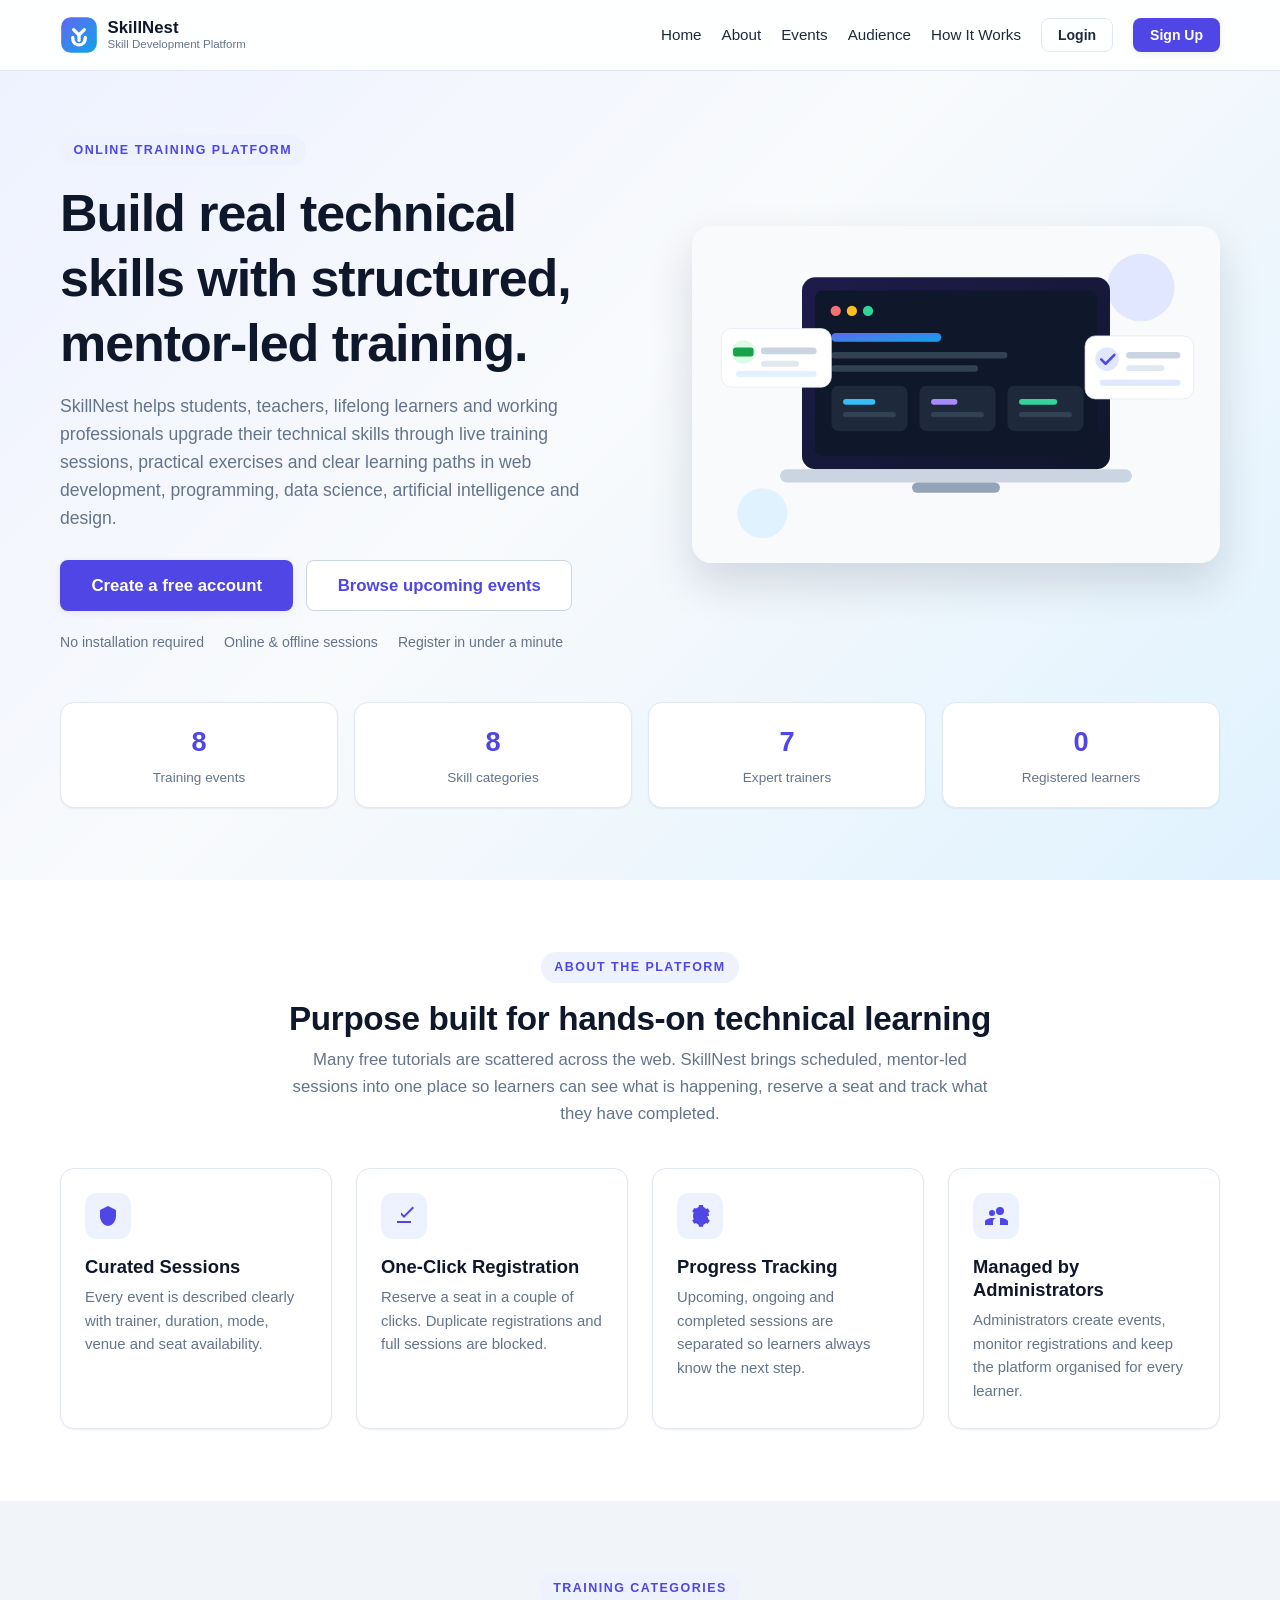
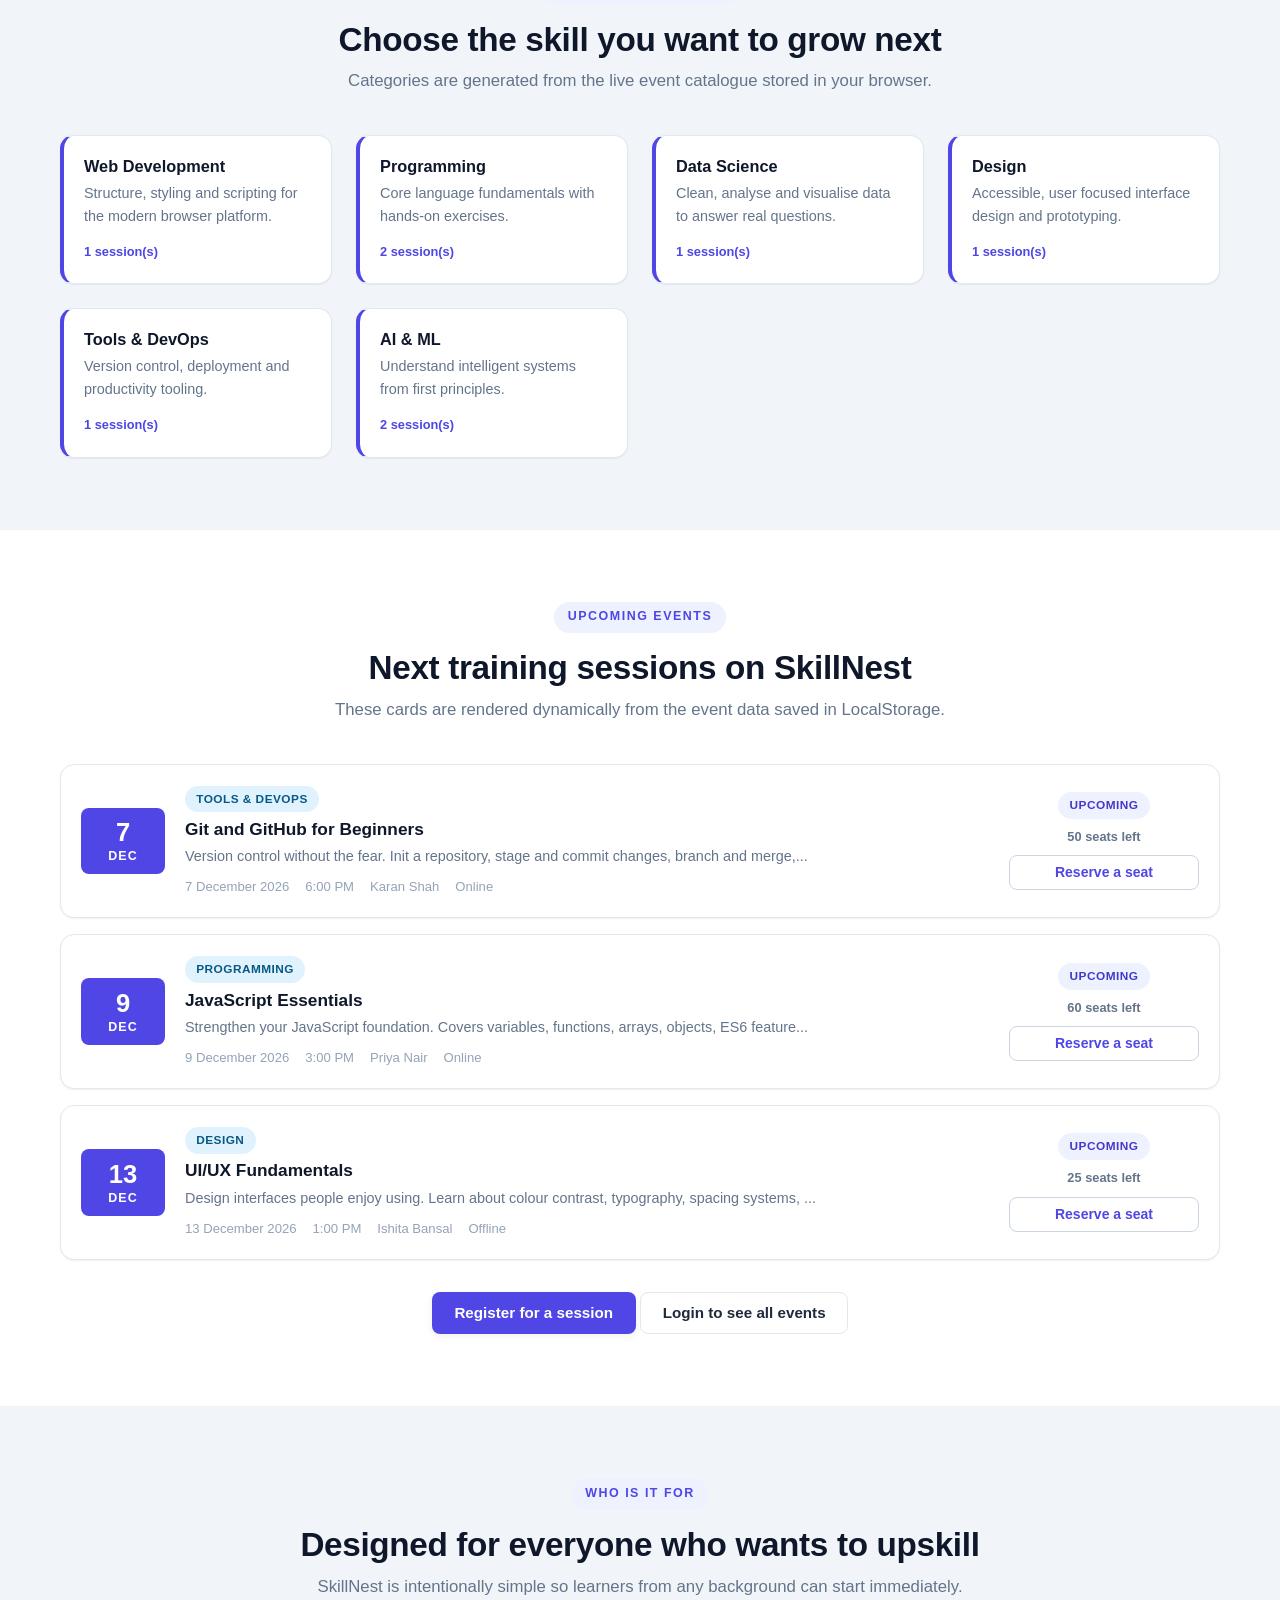
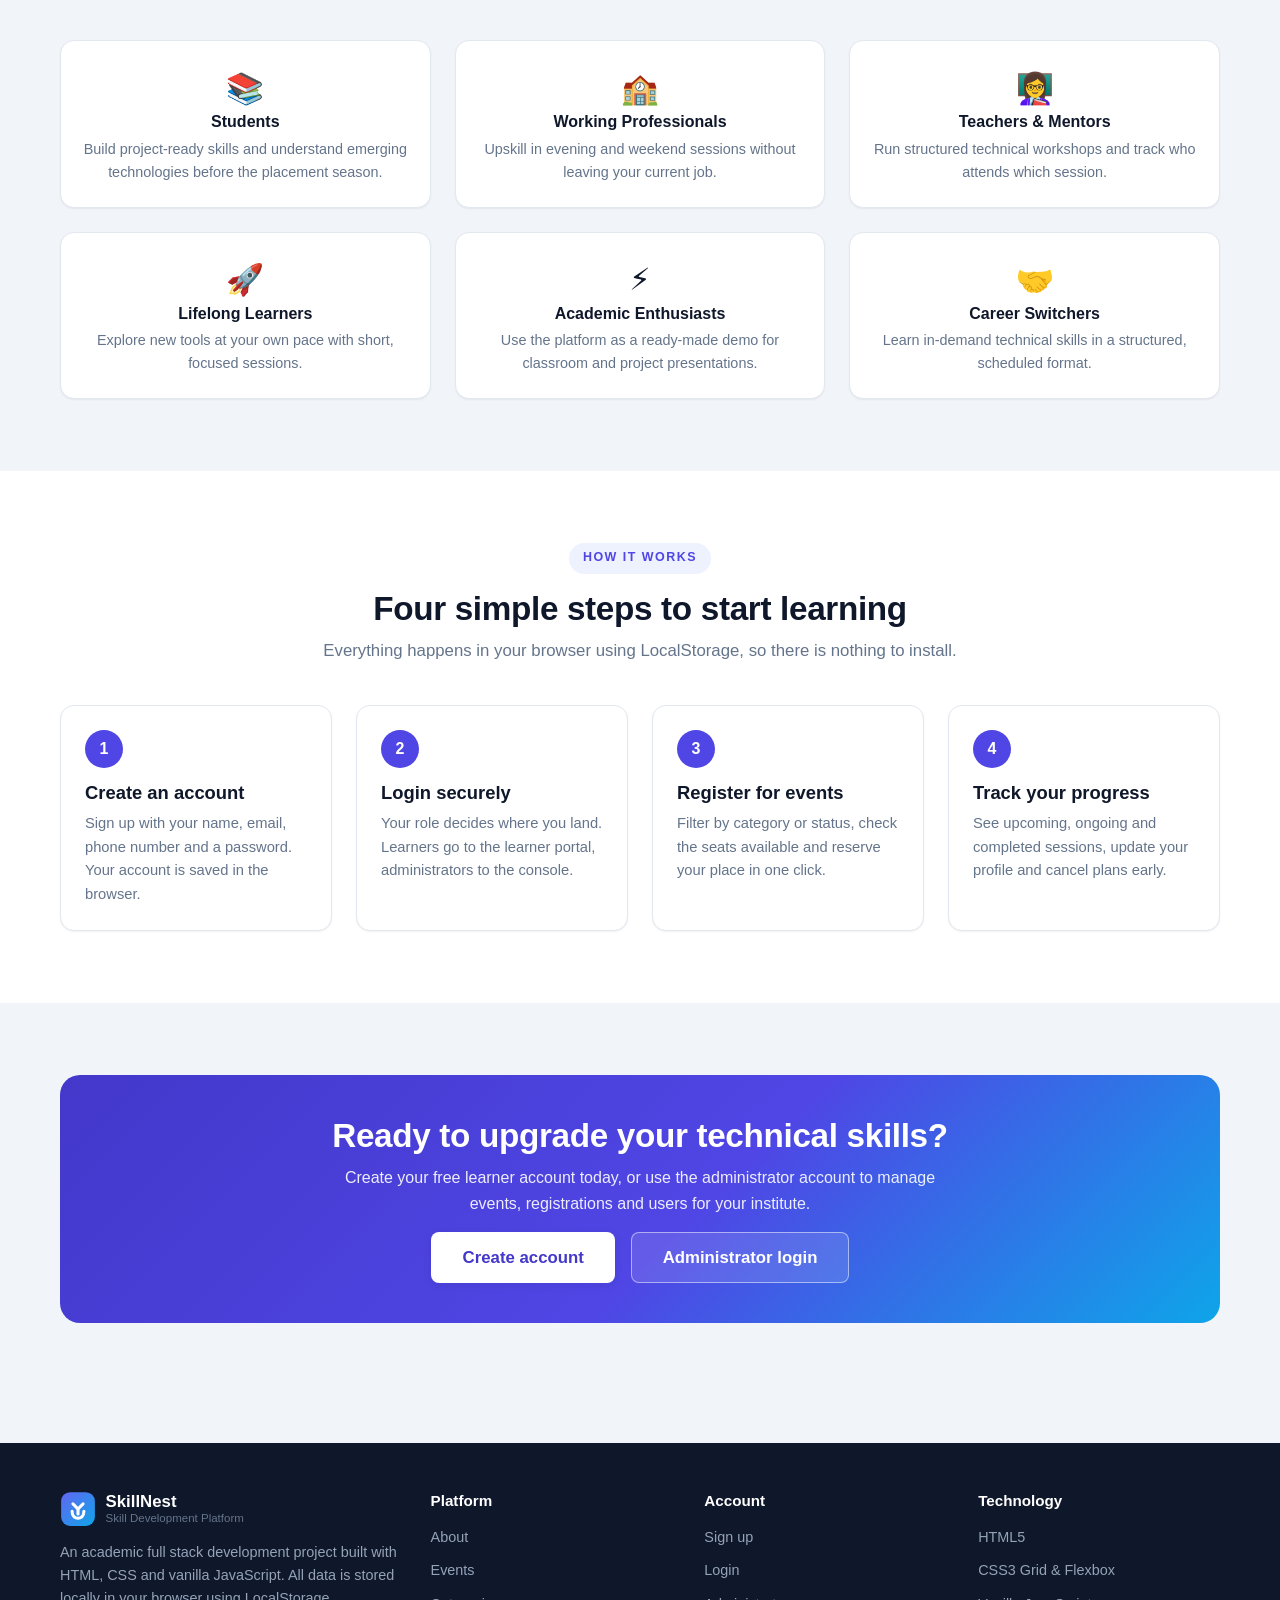
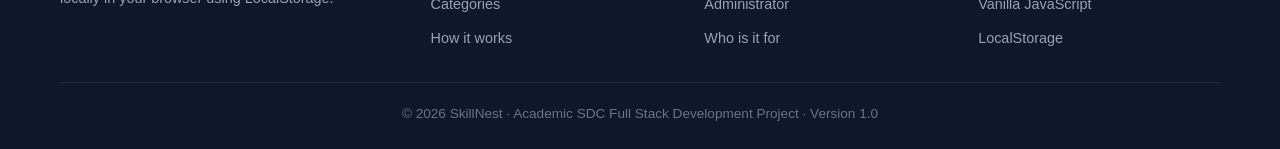
<file: index.html>
<!DOCTYPE html>
<html lang="en">
<head>
  <meta charset="UTF-8" />
  <meta name="viewport" content="width=device-width, initial-scale=1.0" />
  <meta name="description" content="SkillNest is a web based online training and technical skill development platform offering hands-on sessions in web development, programming, data science, AI and UI/UX design." />
  <meta name="author" content="SkillNest" />
  <title>SkillNest | Online Training &amp; Technical Skill Development Platform</title>
  <link rel="icon" type="image/svg+xml" href="assets/images/favicon.svg" />
  <link rel="stylesheet" href="css/style.css" />
  <link rel="stylesheet" href="css/responsive.css" />
</head>
<body>
  <a class="skip-link" href="#main">Skip to main content</a>

  <!-- ===================== Navbar ===================== -->
  <header class="public-nav" id="top">
    <div class="container">
      <div id="publicNav" class="public-nav-inner">
        <!-- Brand, links and actions rendered by js/navigation.js (mountPublicNav) -->
      </div>
    </div>
  </header>

  <main id="main">
    <!-- ===================== Hero ===================== -->
    <section class="hero" id="home">
      <div class="container">
        <div class="hero-inner">
          <div>
            <span class="eyebrow">Online Training Platform</span>
            <h1>Build real technical skills with structured, mentor-led training.</h1>
            <p class="hero-lead">
              SkillNest helps students, teachers, lifelong learners and working professionals upgrade their
              technical skills through live training sessions, practical exercises and clear learning paths in
              web development, programming, data science, artificial intelligence and design.
            </p>
            <div class="hero-cta">
              <a class="btn btn-primary btn-lg" href="signup.html">Create a free account</a>
              <a class="btn btn-outline btn-lg" href="#events">Browse upcoming events</a>
            </div>
            <ul class="hero-notes">
              <li>No installation required</li>
              <li>Online &amp; offline sessions</li>
              <li>Register in under a minute</li>
            </ul>
          </div>
          <div class="hero-image">
            <img src="assets/images/hero.svg" alt="Illustration of an online learning dashboard showing training sessions, course cards and a completed course" width="720" height="460" />
          </div>
        </div>

        <div class="stat-strip">
          <div><strong id="statEvents">0</strong><span>Training events</span></div>
          <div><strong id="statCategories">0</strong><span>Skill categories</span></div>
          <div><strong id="statTrainers">0</strong><span>Expert trainers</span></div>
          <div><strong id="statLearners">0</strong><span>Registered learners</span></div>
        </div>
      </div>
    </section>

    <!-- ===================== About ===================== -->
    <section class="section section-alt" id="about">
      <div class="container">
        <div class="section-head">
          <span class="eyebrow">About the platform</span>
          <h2>Purpose built for hands-on technical learning</h2>
          <p>
            Many free tutorials are scattered across the web. SkillNest brings scheduled, mentor-led sessions
            into one place so learners can see what is happening, reserve a seat and track what they have completed.
          </p>
        </div>

        <div class="grid grid-4">
          <article class="feature-card">
            <span class="feature-icon" aria-hidden="true">
              <svg viewBox="0 0 24 24"><path d="M12 2 4 6v6c0 5 3.4 9.4 8 10 4.6-.6 8-5 8-10V6l-8-4z"/></svg>
            </span>
            <h3>Curated Sessions</h3>
            <p>Every event is described clearly with trainer, duration, mode, venue and seat availability.</p>
          </article>
          <article class="feature-card">
            <span class="feature-icon" aria-hidden="true">
              <svg viewBox="0 0 24 24"><path d="M9 11l3 3L22 4l-1.4-1.4L12 11.2 9.4 8.6 9 9zm-4 8h14v-2H5v2z"/></svg>
            </span>
            <h3>One-Click Registration</h3>
            <p>Reserve a seat in a couple of clicks. Duplicate registrations and full sessions are blocked.</p>
          </article>
          <article class="feature-card">
            <span class="feature-icon" aria-hidden="true">
              <svg viewBox="0 0 24 24"><path d="M12 8a4 4 0 1 0 0 8 4 4 0 0 0 0-8zm9 4a8 8 0 0 0-.7-3.2l1.5-1.2-2-3.4-1.8.7A9 9 0 0 0 15.4 3l-.4-2h-4l-.4 2a9 9 0 0 0-2.6 1.6l-1.8-.7-2 3.4L5.7 8.8A8 8 0 0 0 5 12a8 8 0 0 0 .7 3.2l-1.5 1.2 2 3.4 1.8-.7a9 9 0 0 0 2.6 1.6l.4 2h4l.4-2a9 9 0 0 0 2.6-1.6l1.8.7 2-3.4-1.5-1.2A8 8 0 0 0 19 12z"/></svg>
            </span>
            <h3>Progress Tracking</h3>
            <p>Upcoming, ongoing and completed sessions are separated so learners always know the next step.</p>
          </article>
          <article class="feature-card">
            <span class="feature-icon" aria-hidden="true">
              <svg viewBox="0 0 24 24"><path d="M16 11a4 4 0 1 0-4-4 4 4 0 0 0 4 4zm-8 1a3 3 0 1 0-3-3 3 3 0 0 0 3 3zm0 2c-2.3 0-7 1.2-7 3.5V21h8v-2.5C9 15 11 14 13 14zm8 0v2.5V21h8v-3.5c0-2.3-4.7-3.5-7-3.5z"/></svg>
            </span>
            <h3>Managed by Administrators</h3>
            <p>Administrators create events, monitor registrations and keep the platform organised for every learner.</p>
          </article>
        </div>
      </div>
    </section>

    <!-- ===================== Training categories ===================== -->
    <section class="section" id="categories">
      <div class="container">
        <div class="section-head">
          <span class="eyebrow">Training categories</span>
          <h2>Choose the skill you want to grow next</h2>
          <p>Categories are generated from the live event catalogue stored in your browser.</p>
        </div>
        <div class="grid grid-4" id="categoryGrid">
          <!-- Categories rendered by js/user.js (initLanding) -->
        </div>
      </div>
    </section>

    <!-- ===================== Upcoming events ===================== -->
    <section class="section section-alt" id="events">
      <div class="container">
        <div class="section-head">
          <span class="eyebrow">Upcoming events</span>
          <h2>Next training sessions on SkillNest</h2>
          <p>These cards are rendered dynamically from the event data saved in LocalStorage.</p>
        </div>
        <div class="stack" id="landingEvents">
          <!-- Upcoming events rendered by js/user.js (initLanding) -->
        </div>
        <div class="text-center" style="margin-top:2rem;">
          <a class="btn btn-primary" href="signup.html">Register for a session</a>
          <a class="btn btn-ghost" href="login.html">Login to see all events</a>
        </div>
      </div>
    </section>

    <!-- ===================== Audience ===================== -->
    <section class="section" id="audience">
      <div class="container">
        <div class="section-head">
          <span class="eyebrow">Who is it for</span>
          <h2>Designed for everyone who wants to upskill</h2>
          <p>SkillNest is intentionally simple so learners from any background can start immediately.</p>
        </div>
        <div class="grid grid-3">
          <article class="audience-card">
            <span class="audience-icon" aria-hidden="true">&#128218;</span>
            <h3>Students</h3>
            <p>Build project-ready skills and understand emerging technologies before the placement season.</p>
          </article>
          <article class="audience-card">
            <span class="audience-icon" aria-hidden="true">&#127979;</span>
            <h3>Working Professionals</h3>
            <p>Upskill in evening and weekend sessions without leaving your current job.</p>
          </article>
          <article class="audience-card">
            <span class="audience-icon" aria-hidden="true">&#128105;&#8205;&#127979;</span>
            <h3>Teachers &amp; Mentors</h3>
            <p>Run structured technical workshops and track who attends which session.</p>
          </article>
          <article class="audience-card">
            <span class="audience-icon" aria-hidden="true">&#128640;</span>
            <h3>Lifelong Learners</h3>
            <p>Explore new tools at your own pace with short, focused sessions.</p>
          </article>
          <article class="audience-card">
            <span class="audience-icon" aria-hidden="true">&#9889;</span>
            <h3>Academic Enthusiasts</h3>
            <p>Use the platform as a ready-made demo for classroom and project presentations.</p>
          </article>
          <article class="audience-card">
            <span class="audience-icon" aria-hidden="true">&#129309;</span>
            <h3>Career Switchers</h3>
            <p>Learn in-demand technical skills in a structured, scheduled format.</p>
          </article>
        </div>
      </div>
    </section>

    <!-- ===================== How it works ===================== -->
    <section class="section section-alt" id="how-it-works">
      <div class="container">
        <div class="section-head">
          <span class="eyebrow">How it works</span>
          <h2>Four simple steps to start learning</h2>
          <p>Everything happens in your browser using LocalStorage, so there is nothing to install.</p>
        </div>
        <div class="grid grid-4">
          <article class="step">
            <span class="step-num">1</span>
            <h3>Create an account</h3>
            <p>Sign up with your name, email, phone number and a password. Your account is saved in the browser.</p>
          </article>
          <article class="step">
            <span class="step-num">2</span>
            <h3>Login securely</h3>
            <p>Your role decides where you land. Learners go to the learner portal, administrators to the console.</p>
          </article>
          <article class="step">
            <span class="step-num">3</span>
            <h3>Register for events</h3>
            <p>Filter by category or status, check the seats available and reserve your place in one click.</p>
          </article>
          <article class="step">
            <span class="step-num">4</span>
            <h3>Track your progress</h3>
            <p>See upcoming, ongoing and completed sessions, update your profile and cancel plans early.</p>
          </article>
        </div>
      </div>
    </section>

    <!-- ===================== CTA ===================== -->
    <section class="section">
      <div class="container">
        <div class="cta-band">
          <h2>Ready to upgrade your technical skills?</h2>
          <p>
            Create your free learner account today, or use the administrator account to manage events,
            registrations and users for your institute.
          </p>
          <div class="flex gap justify-between" style="justify-content:center; flex-wrap:wrap;">
            <a class="btn btn-primary btn-lg" href="signup.html" style="background:#fff;color:var(--primary-dark);">Create account</a>
            <a class="btn btn-ghost btn-lg" href="login.html">Administrator login</a>
          </div>
        </div>
      </div>
    </section>
  </main>

  <!-- ===================== Footer ===================== -->
  <footer class="site-footer">
    <div class="container">
      <div class="footer-grid">
        <div>
          <div class="footer-brand">
            <img src="assets/images/logo.svg" alt="SkillNest logo" width="36" height="36" />
            <span class="brand-text"><strong style="color:#fff;">SkillNest</strong><small>Skill Development Platform</small></span>
          </div>
          <p>
            An academic full stack development project built with HTML, CSS and vanilla JavaScript.
            All data is stored locally in your browser using LocalStorage.
          </p>
        </div>
        <div>
          <h4>Platform</h4>
          <ul>
            <li><a href="#about">About</a></li>
            <li><a href="#events">Events</a></li>
            <li><a href="#categories">Categories</a></li>
            <li><a href="#how-it-works">How it works</a></li>
          </ul>
        </div>
        <div>
          <h4>Account</h4>
          <ul>
            <li><a href="signup.html">Sign up</a></li>
            <li><a href="login.html">Login</a></li>
            <li><a href="login.html">Administrator</a></li>
            <li><a href="#audience">Who is it for</a></li>
          </ul>
        </div>
        <div>
          <h4>Technology</h4>
          <ul>
            <li><a href="#about">HTML5</a></li>
            <li><a href="#about">CSS3 Grid &amp; Flexbox</a></li>
            <li><a href="#about">Vanilla JavaScript</a></li>
            <li><a href="#about">LocalStorage</a></li>
          </ul>
        </div>
      </div>
      <div class="footer-bottom">
        &copy; <span id="currentYear">2025</span> SkillNest &middot; Academic SDC Full Stack Development Project &middot; Version 1.0
      </div>
    </div>
  </footer>

  <script src="js/storage.js"></script>
  <script src="js/ui.js"></script>
  <script src="js/auth.js"></script>
  <script src="js/navigation.js"></script>
  <script src="js/events.js"></script>
  <script src="js/user.js"></script>
  <script>
    document.addEventListener('DOMContentLoaded', function () {
      window.YGE.user.initLanding();
    });
  </script>
</body>
</html>
</file>
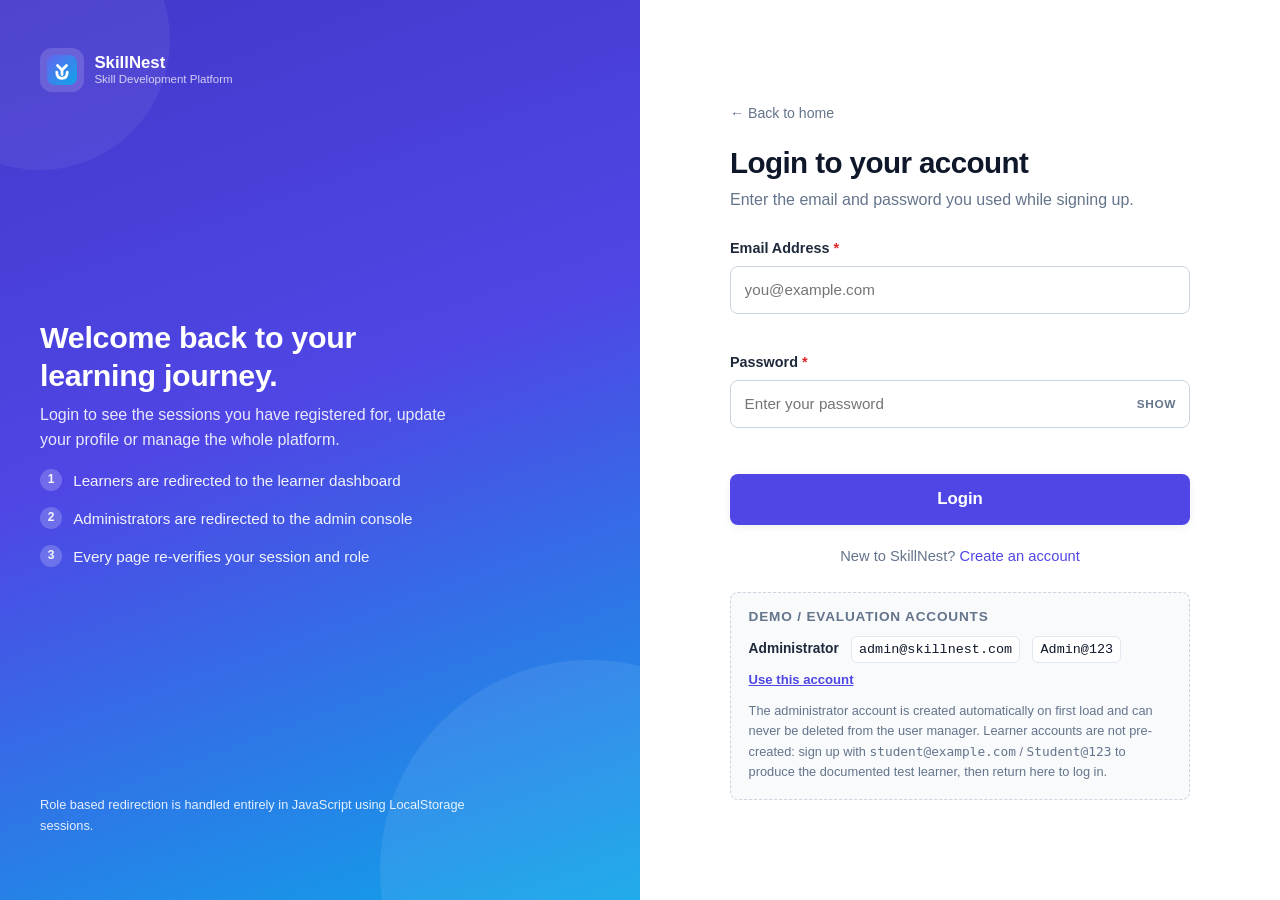
<file: login.html>
<!DOCTYPE html>
<html lang="en">
<head>
  <meta charset="UTF-8" />
  <meta name="viewport" content="width=device-width, initial-scale=1.0" />
  <meta name="description" content="Login to SkillNest to register for technical training sessions or to manage the training platform as an administrator." />
  <title>SkillNest | Login</title>
  <link rel="icon" type="image/svg+xml" href="assets/images/favicon.svg" />
  <link rel="stylesheet" href="css/style.css" />
  <link rel="stylesheet" href="css/auth.css" />
  <link rel="stylesheet" href="css/responsive.css" />
</head>
<body class="auth-body">
  <a class="skip-link" href="#loginForm">Skip to login form</a>

  <div class="auth-layout">
    <!-- ===================== Brand panel ===================== -->
    <aside class="auth-aside">
      <a class="auth-brand" href="index.html">
        <img src="assets/images/logo.svg" alt="" width="44" height="44" />
        <span class="brand-text"><strong>SkillNest</strong><small>Skill Development Platform</small></span>
      </a>

      <div>
        <h2>Welcome back to your learning journey.</h2>
        <p>Login to see the sessions you have registered for, update your profile or manage the whole platform.</p>
        <ul class="auth-points">
          <li><span class="tick" aria-hidden="true">1</span> Learners are redirected to the learner dashboard</li>
          <li><span class="tick" aria-hidden="true">2</span> Administrators are redirected to the admin console</li>
          <li><span class="tick" aria-hidden="true">3</span> Every page re-verifies your session and role</li>
        </ul>
      </div>

      <p class="auth-aside-footer">Role based redirection is handled entirely in JavaScript using LocalStorage sessions.</p>
    </aside>

    <!-- ===================== Form panel ===================== -->
    <main class="auth-main">
      <div class="auth-card">
        <a class="auth-back" href="index.html">&larr; Back to home</a>

        <header class="auth-card-head">
          <h1>Login to your account</h1>
          <p>Enter the email and password you used while signing up.</p>
        </header>

        <form id="loginForm" class="auth-form" novalidate>
          <div class="form-alert" role="alert" hidden></div>

          <div class="form-field">
            <label for="email">Email Address <span class="required" aria-hidden="true">*</span></label>
            <input type="email" id="email" name="email" placeholder="you@example.com" autocomplete="email" required aria-describedby="loginEmailError" />
            <span class="field-error" id="loginEmailError" aria-live="polite"></span>
          </div>

          <div class="form-field">
            <label for="password">Password <span class="required" aria-hidden="true">*</span></label>
            <div class="password-field">
              <input type="password" id="password" name="password" placeholder="Enter your password" autocomplete="current-password" required aria-describedby="loginPasswordError" />
              <button type="button" class="password-toggle" data-toggle-password="password" aria-label="Show password">Show</button>
            </div>
            <span class="field-error" id="loginPasswordError" aria-live="polite"></span>
          </div>

          <button type="submit" class="btn btn-primary btn-block btn-lg">Login</button>
        </form>

        <p class="auth-alt">New to SkillNest? <a href="signup.html">Create an account</a></p>

        <section class="demo-credentials" aria-labelledby="demoHeading">
          <h2 id="demoHeading">Demo / evaluation accounts</h2>
          <div class="demo-list">
            <div class="demo-item">
              <span class="demo-label">Administrator</span>
              <code>admin@skillnest.com</code>
              <code>Admin@123</code>
              <button type="button" class="demo-fill" data-fill="admin@skillnest.com|Admin@123">Use this account</button>
            </div>
            </div>
          <p class="demo-note">
            The administrator account is created automatically on first load and can never be deleted from the
            user manager. Learner accounts are not pre-created: sign up with
            <code>student@example.com</code> / <code>Student@123</code> to produce the documented test learner,
            then return here to log in.
          </p>
        </section>
      </div>
    </main>
  </div>

  <script src="js/storage.js"></script>
  <script src="js/ui.js"></script>
  <script src="js/auth.js"></script>
  <script src="js/navigation.js"></script>
  <script>
    document.addEventListener('DOMContentLoaded', function () {
      var store = window.YGE;
      var ui = store.ui;
      var navigation = store.navigation;

      /* Already signed in? Go straight to the correct module. */
      if (navigation.guard('guest') === null) return;

      navigation.showUrlFlash();

      var form = document.getElementById('loginForm');

      Array.prototype.forEach.call(document.querySelectorAll('[data-toggle-password]'), function (button) {
        button.addEventListener('click', function () {
          var input = document.getElementById(button.getAttribute('data-toggle-password'));
          var isHidden = input.type === 'password';
          input.type = isHidden ? 'text' : 'password';
          button.textContent = isHidden ? 'Hide' : 'Show';
          button.setAttribute('aria-label', isHidden ? 'Hide password' : 'Show password');
        });
      });

      Array.prototype.forEach.call(document.querySelectorAll('[data-fill]'), function (button) {
        button.addEventListener('click', function () {
          var parts = button.getAttribute('data-fill').split('|');
          document.getElementById('email').value = parts[0];
          document.getElementById('password').value = parts[1];
          ui.clearFormErrors(form);
          ui.toastInfo('Demo credentials filled in. Press Login to continue.');
        });
      });

      Array.prototype.forEach.call(form.querySelectorAll('input'), function (input) {
        input.addEventListener('input', function () {
          ui.setFieldError(input, '');
        });
      });

      form.addEventListener('submit', function (event) {
        event.preventDefault();
        ui.clearFormErrors(form);

        var data = ui.getFormData(form);
        var result = store.auth.login(data.email, data.password);

        if (result.success) {
          ui.showFormAlert(form, result.message, 'success');
          ui.toastSuccess(result.message);
          var target = store.auth.homeFor(result.user);
          window.setTimeout(function () {
            window.location.href = target;
          }, 700);
        } else {
          ui.toastError(result.message);
          ui.showFormAlert(form, result.message, 'error');
        }
      });
    });
  </script>
</body>
</html>
</file>
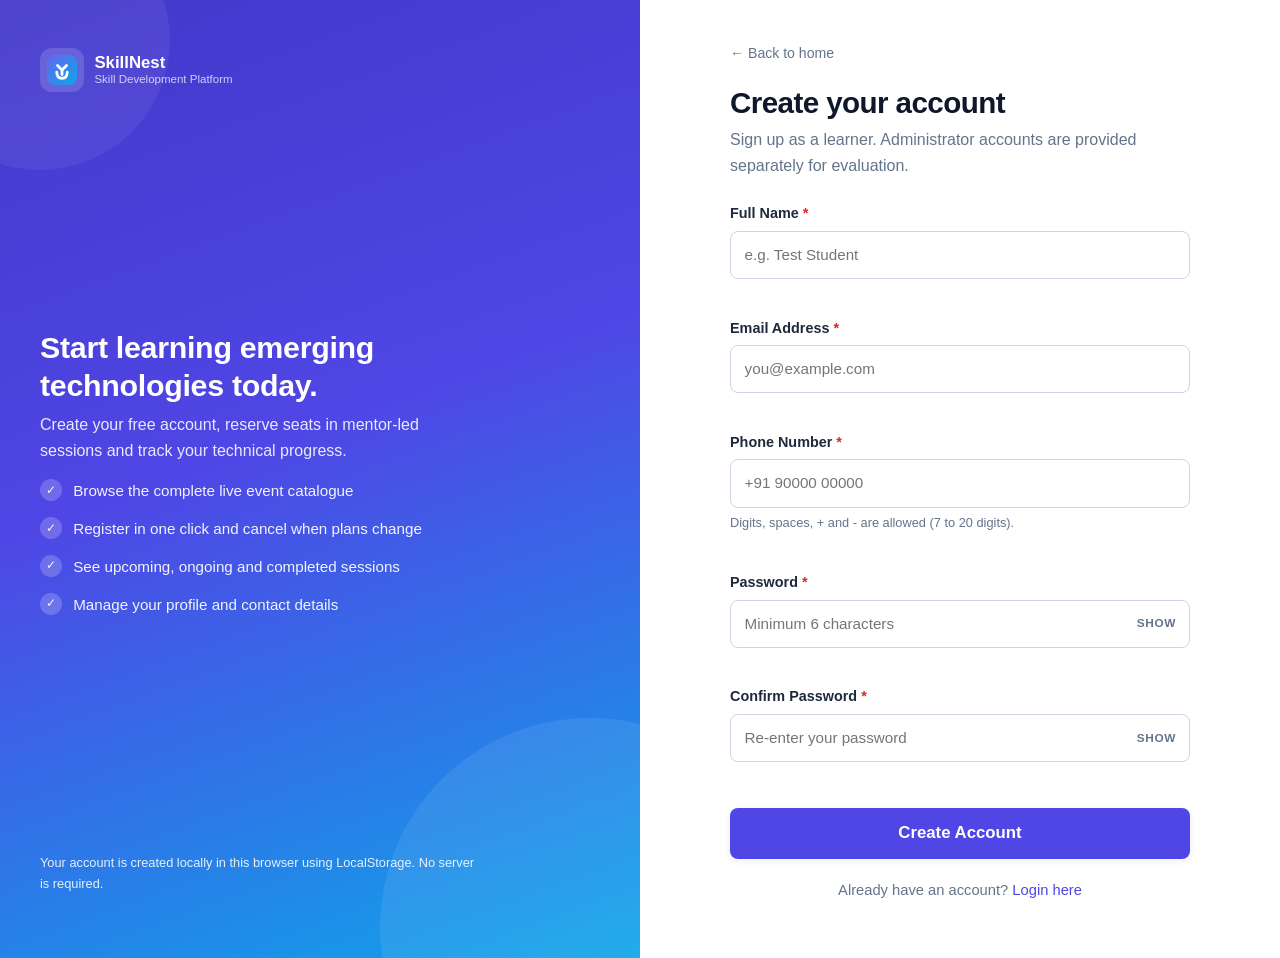
<file: signup.html>
<!DOCTYPE html>
<html lang="en">
<head>
  <meta charset="UTF-8" />
  <meta name="viewport" content="width=device-width, initial-scale=1.0" />
  <meta name="description" content="Create a free SkillNest learner account and start registering for technical training sessions." />
  <title>SkillNest | Signup</title>
  <link rel="icon" type="image/svg+xml" href="assets/images/favicon.svg" />
  <link rel="stylesheet" href="css/style.css" />
  <link rel="stylesheet" href="css/auth.css" />
  <link rel="stylesheet" href="css/responsive.css" />
</head>
<body class="auth-body">
  <a class="skip-link" href="#signupForm">Skip to signup form</a>

  <div class="auth-layout">
    <!-- ===================== Brand panel ===================== -->
    <aside class="auth-aside">
      <a class="auth-brand" href="index.html">
        <img src="assets/images/logo.svg" alt="" width="44" height="44" />
        <span class="brand-text"><strong>SkillNest</strong><small>Skill Development Platform</small></span>
      </a>

      <div>
        <h2>Start learning emerging technologies today.</h2>
        <p>Create your free account, reserve seats in mentor-led sessions and track your technical progress.</p>
        <ul class="auth-points">
          <li><span class="tick" aria-hidden="true">&#10003;</span> Browse the complete live event catalogue</li>
          <li><span class="tick" aria-hidden="true">&#10003;</span> Register in one click and cancel when plans change</li>
          <li><span class="tick" aria-hidden="true">&#10003;</span> See upcoming, ongoing and completed sessions</li>
          <li><span class="tick" aria-hidden="true">&#10003;</span> Manage your profile and contact details</li>
        </ul>
      </div>

      <p class="auth-aside-footer">Your account is created locally in this browser using LocalStorage. No server is required.</p>
    </aside>

    <!-- ===================== Form panel ===================== -->
    <main class="auth-main">
      <div class="auth-card">
        <a class="auth-back" href="index.html">&larr; Back to home</a>

        <header class="auth-card-head">
          <h1>Create your account</h1>
          <p>Sign up as a learner. Administrator accounts are provided separately for evaluation.</p>
        </header>

        <form id="signupForm" class="auth-form" novalidate>
          <div class="form-alert" role="alert" hidden></div>

          <div class="form-field">
            <label for="fullName">Full Name <span class="required" aria-hidden="true">*</span></label>
            <input type="text" id="fullName" name="name" placeholder="e.g. Test Student" autocomplete="name" required aria-describedby="nameError" />
            <span class="field-error" id="nameError" aria-live="polite"></span>
          </div>

          <div class="form-field">
            <label for="email">Email Address <span class="required" aria-hidden="true">*</span></label>
            <input type="email" id="email" name="email" placeholder="you@example.com" autocomplete="email" required aria-describedby="emailError" />
            <span class="field-error" id="emailError" aria-live="polite"></span>
          </div>

          <div class="form-field">
            <label for="phone">Phone Number <span class="required" aria-hidden="true">*</span></label>
            <input type="tel" id="phone" name="phone" placeholder="+91 90000 00000" autocomplete="tel" required aria-describedby="phoneError phoneHint" />
            <span class="hint" id="phoneHint">Digits, spaces, + and - are allowed (7 to 20 digits).</span>
            <span class="field-error" id="phoneError" aria-live="polite"></span>
          </div>

          <div class="form-field">
            <label for="password">Password <span class="required" aria-hidden="true">*</span></label>
            <div class="password-field">
              <input type="password" id="password" name="password" placeholder="Minimum 6 characters" autocomplete="new-password" required aria-describedby="passwordError" />
              <button type="button" class="password-toggle" data-toggle-password="password" aria-label="Show password">Show</button>
            </div>
            <span class="field-error" id="passwordError" aria-live="polite"></span>
          </div>

          <div class="form-field">
            <label for="confirmPassword">Confirm Password <span class="required" aria-hidden="true">*</span></label>
            <div class="password-field">
              <input type="password" id="confirmPassword" name="confirmPassword" placeholder="Re-enter your password" autocomplete="new-password" required aria-describedby="confirmPasswordError" />
              <button type="button" class="password-toggle" data-toggle-password="confirmPassword" aria-label="Show password">Show</button>
            </div>
            <span class="field-error" id="confirmPasswordError" aria-live="polite"></span>
          </div>

          <button type="submit" class="btn btn-primary btn-block btn-lg">Create Account</button>
        </form>

        <p class="auth-alt">Already have an account? <a href="login.html">Login here</a></p>
      </div>
    </main>
  </div>

  <script src="js/storage.js"></script>
  <script src="js/ui.js"></script>
  <script src="js/auth.js"></script>
  <script src="js/navigation.js"></script>
  <script>
    document.addEventListener('DOMContentLoaded', function () {
      var store = window.YGE;
      var ui = store.ui;
      var navigation = store.navigation;

      /* An already signed-in user has no reason to be on the signup page. */
      if (navigation.guard('guest') === null) return;

      var form = document.getElementById('signupForm');

      /* Show / hide password */
      Array.prototype.forEach.call(document.querySelectorAll('[data-toggle-password]'), function (button) {
        button.addEventListener('click', function () {
          var input = document.getElementById(button.getAttribute('data-toggle-password'));
          var isHidden = input.type === 'password';
          input.type = isHidden ? 'text' : 'password';
          button.textContent = isHidden ? 'Hide' : 'Show';
          button.setAttribute('aria-label', isHidden ? 'Hide password' : 'Show password');
        });
      });

      /* Clear a field error as soon as the user edits the field. */
      Array.prototype.forEach.call(form.querySelectorAll('input'), function (input) {
        input.addEventListener('input', function () {
          ui.setFieldError(input, '');
        });
      });

      form.addEventListener('submit', function (event) {
        event.preventDefault();
        ui.clearFormErrors(form);

        var data = ui.getFormData(form);
        var result = store.auth.signup(data);

        if (result.success) {
          ui.showFormAlert(form, result.message, 'success');
          ui.toastSuccess(result.message + ' Redirecting to login...');
          window.setTimeout(function () {
            window.location.href = 'login.html?success=' + encodeURIComponent('Account created successfully. Please login.');
          }, 1200);
        } else {
          ui.toastError(result.message);
          ui.showFormAlert(form, result.message, 'error');
          ui.applyFieldErrors(form, result.errors);
        }
      });
    });
  </script>
</body>
</html>
</file>
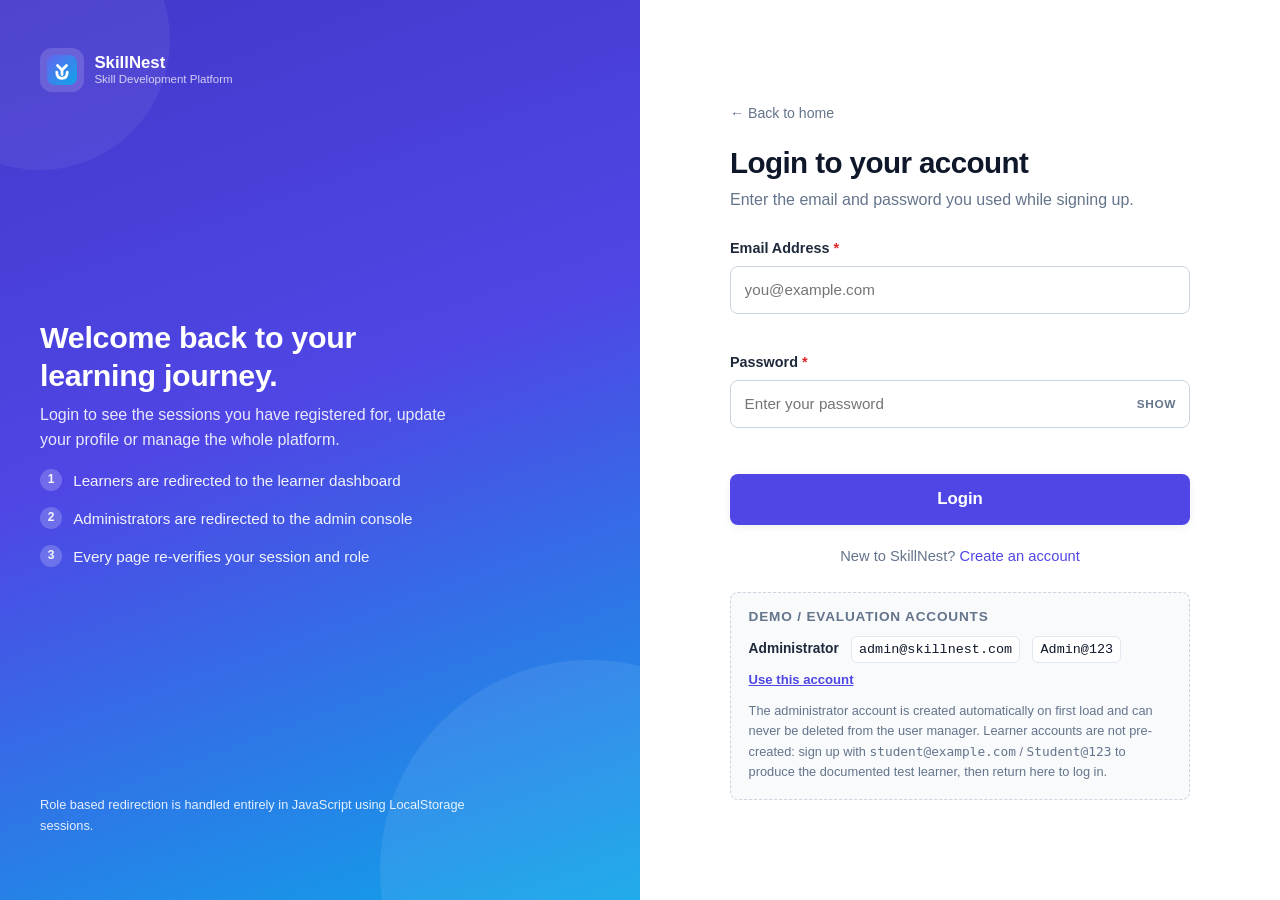
<file: admin/dashboard.html>
<!DOCTYPE html>
<html lang="en">
<head>
  <meta charset="UTF-8" />
  <meta name="viewport" content="width=device-width, initial-scale=1.0" />
  <meta name="description" content="SkillNest administrator console: platform statistics, recent registrations and upcoming events." />
  <title>SkillNest | Admin Dashboard</title>
  <link rel="icon" type="image/svg+xml" href="../assets/images/favicon.svg" />
  <link rel="stylesheet" href="../css/style.css" />
  <link rel="stylesheet" href="../css/dashboard.css" />
  <link rel="stylesheet" href="../css/admin.css" />
  <link rel="stylesheet" href="../css/responsive.css" />
</head>
<body class="admin-body">
  <a class="skip-link" href="#mainContent">Skip to main content</a>

  <div class="app-shell admin-shell">
    <aside class="sidebar admin-sidebar" id="sidebar" aria-label="Administrator navigation"></aside>
    <div class="sidebar-overlay" id="sidebarOverlay" hidden></div>

    <div class="app-main">
      <header class="topbar admin-topbar">
        <div class="topbar-left">
          <button type="button" class="sidebar-toggle" id="sidebarToggle" aria-label="Open navigation menu">
            <svg class="icon" viewBox="0 0 24 24" aria-hidden="true"><path d="M3 6h18v2H3V6zm0 5h18v2H3v-2zm0 5h18v2H3v-2z"/></svg>
          </button>
          <h1 class="topbar-title" id="pageTitle">Admin Dashboard</h1>
          <span class="admin-badge" aria-label="Administrator area">Admin Console</span>
          <span class="topbar-date" id="topbarDate"></span>
        </div>
        <div class="topbar-right">
          <div class="topbar-user" id="topbarUser"></div>
          <button type="button" class="btn btn-ghost btn-sm" data-action="logout">Logout</button>
        </div>
      </header>

      <main class="page" id="mainContent">
        <div class="page-header">
          <div>
            <h1 id="adminGreeting">Welcome, Administrator</h1>
            <p id="adminGreetingSub">Loading platform statistics...</p>
          </div>
          <div class="page-header-actions">
            <a class="btn btn-primary btn-sm" data-nav="admin/events.html" href="#">Manage Events</a>
            <a class="btn btn-outline btn-sm" data-nav="admin/users.html" href="#">Manage Users</a>
          </div>
        </div>

        <section class="stats-grid admin-stats" id="adminStats" aria-label="Platform statistics">
          <!-- Rendered by js/admin.js -->
        </section>

        <section class="panel" aria-labelledby="quickAdminTitle">
          <h2 id="quickAdminTitle" class="panel-title">Quick actions</h2>
          <div class="quick-actions">
            <a class="quick-action" data-nav="admin/events.html" href="#">
              <span class="qa-icon" aria-hidden="true">
                <svg viewBox="0 0 24 24"><path d="M12 5v14M5 12h14"/></svg>
              </span>
              Add Event
              <small>Create a new session</small>
            </a>
            <a class="quick-action" data-nav="admin/events.html" href="#">
              <span class="qa-icon" aria-hidden="true">
                <svg viewBox="0 0 24 24"><path d="M12 2 4 6v6c0 5 3.4 9.4 8 10 4.6-.6 8-5 8-10V6l-8-4z"/></svg>
              </span>
              Manage Events
              <small>Edit or delete sessions</small>
            </a>
            <a class="quick-action" data-nav="admin/users.html" href="#">
              <span class="qa-icon" aria-hidden="true">
                <svg viewBox="0 0 24 24"><path d="M16 11a4 4 0 1 0-4-4 4 4 0 0 0 4 4zm-8 1a3 3 0 1 0-3-3 3 3 0 0 0 3 3zm0 2c-2.3 0-7 1.2-7 3.5V21h8v-2.5C9 15 11 14 13 14zm8 0v2.5V21h8v-3.5c0-2.3-4.7-3.5-7-3.5z"/></svg>
              </span>
              Manage Users
              <small>View or remove learners</small>
            </a>
            <a class="quick-action" data-nav="admin/registrations.html" href="#">
              <span class="qa-icon" aria-hidden="true">
                <svg viewBox="0 0 24 24"><path d="M4 6h16a2 2 0 0 1 2 2v3a2 2 0 0 0 0 4v3a2 2 0 0 1-2 2H4a2 2 0 0 1-2-2v-3a2 2 0 0 0 0-4V8a2 2 0 0 1 2-2z"/></svg>
              </span>
              View Registrations
              <small>Who joined which event</small>
            </a>
          </div>
        </section>

        <div class="dashboard-panels">
          <section class="panel" aria-labelledby="recentRegTitle">
            <div class="panel-header">
              <h2 id="recentRegTitle">Recent registrations</h2>
              <a class="panel-link" data-nav="admin/registrations.html" href="#">See all</a>
            </div>
            <div class="table-wrap">
              <table class="data-table">
                <caption class="sr-only">Most recent learner registrations</caption>
                <thead>
                  <tr>
                    <th scope="col">ID</th>
                    <th scope="col">Learner</th>
                    <th scope="col">Event</th>
                    <th scope="col">Registered</th>
                    <th scope="col">Status</th>
                  </tr>
                </thead>
                <tbody id="recentRegistrations">
                  <!-- Rendered by js/admin.js -->
                </tbody>
              </table>
            </div>
          </section>

          <section class="panel" aria-labelledby="upcomingTitle">
            <div class="panel-header">
              <h2 id="upcomingTitle">Upcoming events</h2>
              <a class="panel-link" data-nav="admin/events.html" href="#">Manage</a>
            </div>
            <ul id="upcomingEvents" class="stack" style="gap:0;">
              <!-- Rendered by js/admin.js -->
            </ul>
          </section>

          <section class="panel" aria-labelledby="popularTitle">
            <h2 id="popularTitle" class="panel-title">Popular sessions</h2>
            <ul id="popularEvents" class="stack" style="gap:0;">
              <!-- Rendered by js/admin.js -->
            </ul>
          </section>

          <section class="panel" aria-labelledby="quickManageTitle">
            <h2 id="quickManageTitle" class="panel-title">Platform notes</h2>
            <ul class="stack" style="gap:.75rem;">
              <li class="flex items-center gap-sm">
                <span class="badge badge-upcoming">Events</span>
                <span class="muted-text">Status is calculated from the event date and the current time.</span>
              </li>
              <li class="flex items-center gap-sm">
                <span class="badge badge-role-admin">Admin</span>
                <span class="muted-text">The default administrator account can never be deleted.</span>
              </li>
              <li class="flex items-center gap-sm">
                <span class="badge badge-confirmed">Registrations</span>
                <span class="muted-text">Deleting an event also removes its linked registrations.</span>
              </li>
              <li class="flex items-center gap-sm">
                <span class="badge badge-category">Storage</span>
                <span class="muted-text">All data is kept in this browser using LocalStorage keys yge_users, yge_events, yge_registrations and yge_currentUser.</span>
              </li>
            </ul>
          </section>
        </div>
      </main>
    </div>
  </div>

  <script src="../js/storage.js"></script>
  <script src="../js/ui.js"></script>
  <script src="../js/auth.js"></script>
  <script src="../js/navigation.js"></script>
  <script src="../js/events.js"></script>
  <script src="../js/user.js"></script>
  <script src="../js/admin.js"></script>
  <script>
    document.addEventListener('DOMContentLoaded', function () {
      window.YGE.admin.initDashboard();
    });
  </script>
</body>
</html>
</file>
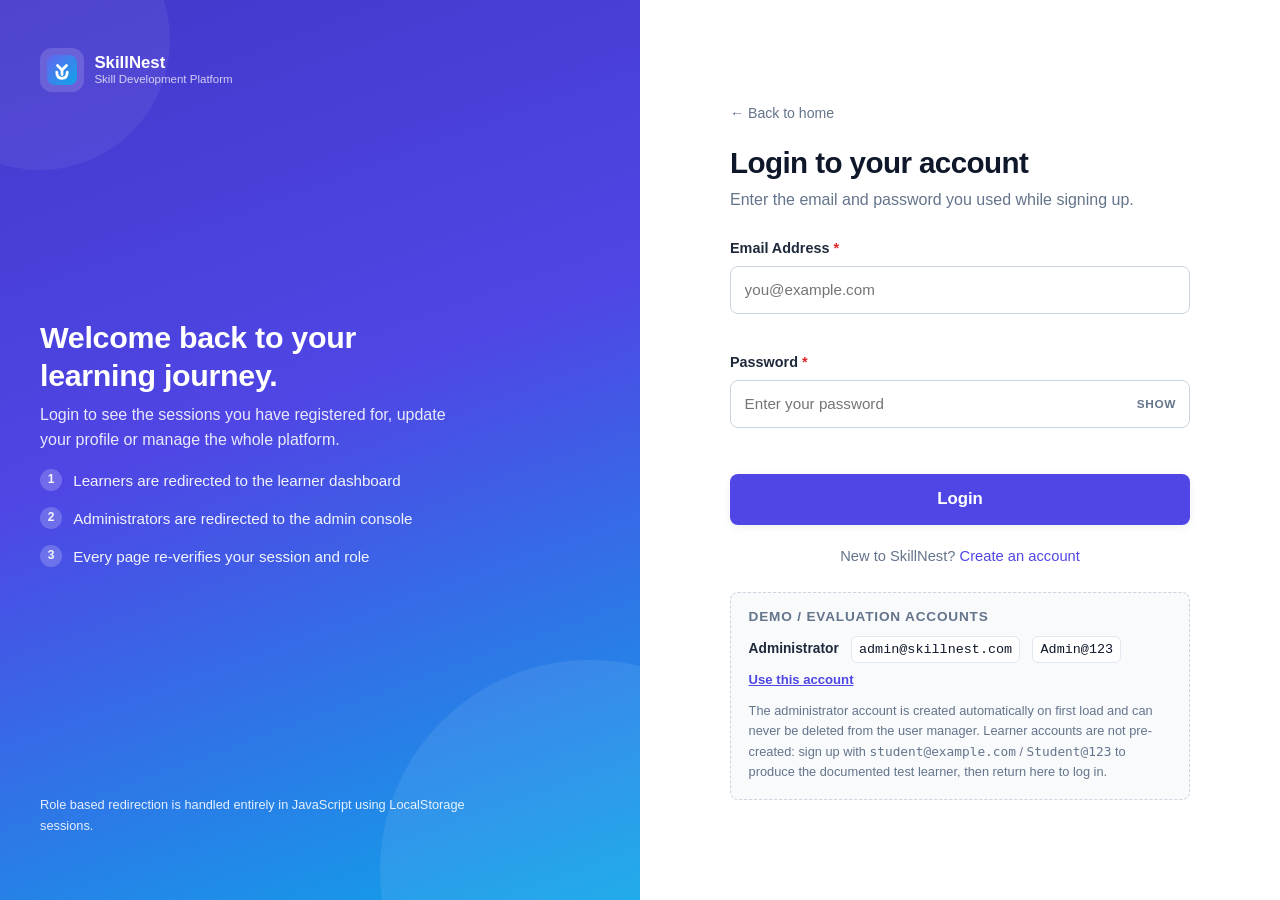
<file: admin/events.html>
<!DOCTYPE html>
<html lang="en">
<head>
  <meta charset="UTF-8" />
  <meta name="viewport" content="width=device-width, initial-scale=1.0" />
  <meta name="description" content="Create, edit and delete SkillNest training events." />
  <title>SkillNest | Manage Events</title>
  <link rel="icon" type="image/svg+xml" href="../assets/images/favicon.svg" />
  <link rel="stylesheet" href="../css/style.css" />
  <link rel="stylesheet" href="../css/dashboard.css" />
  <link rel="stylesheet" href="../css/admin.css" />
  <link rel="stylesheet" href="../css/responsive.css" />
</head>
<body class="admin-body">
  <a class="skip-link" href="#mainContent">Skip to main content</a>

  <div class="app-shell admin-shell">
    <aside class="sidebar admin-sidebar" id="sidebar" aria-label="Administrator navigation"></aside>
    <div class="sidebar-overlay" id="sidebarOverlay" hidden></div>

    <div class="app-main">
      <header class="topbar admin-topbar">
        <div class="topbar-left">
          <button type="button" class="sidebar-toggle" id="sidebarToggle" aria-label="Open navigation menu">
            <svg class="icon" viewBox="0 0 24 24" aria-hidden="true"><path d="M3 6h18v2H3V6zm0 5h18v2H3v-2zm0 5h18v2H3v-2z"/></svg>
          </button>
          <h1 class="topbar-title" id="pageTitle">Manage Events</h1>
          <span class="admin-badge">Admin Console</span>
          <span class="topbar-date" id="topbarDate"></span>
        </div>
        <div class="topbar-right">
          <div class="topbar-user" id="topbarUser"></div>
          <button type="button" class="btn btn-ghost btn-sm" data-action="logout">Logout</button>
        </div>
      </header>

      <main class="page" id="mainContent">
        <div class="page-header">
          <div>
            <h1>Event Manager</h1>
            <p>Create, update, cancel and delete training events. Every change is saved to LocalStorage immediately.</p>
          </div>
          <div class="page-header-actions">
            <button type="button" class="btn btn-primary" data-action="add-event">+ Add Event</button>
          </div>
        </div>

        <!-- ===================== Create / Edit form ===================== -->
        <section class="panel event-form-panel" id="eventFormPanel" aria-labelledby="eventFormTitle" hidden>
          <h2 class="panel-title" id="eventFormTitle">Create a new training event</h2>
          <p class="form-hint">All fields marked required must be filled. Start time must be earlier than end time and capacity must be at least 1.</p>

          <form id="eventForm" novalidate>
            <div class="form-alert" role="alert" hidden></div>

            <div class="form-grid">
              <div class="form-field form-span-2">
                <label for="eventTitle">Event Title <span class="required" aria-hidden="true">*</span></label>
                <input type="text" id="eventTitle" name="title" placeholder="e.g. Advanced CSS Layouts" required aria-describedby="titleError" />
                <span class="field-error" id="titleError" aria-live="polite"></span>
              </div>

              <div class="form-field form-span-2">
                <label for="eventDescription">Description <span class="required" aria-hidden="true">*</span></label>
                <textarea id="eventDescription" name="description" placeholder="What will participants learn in this session? (minimum 20 characters)" required aria-describedby="descriptionError"></textarea>
                <span class="field-error" id="descriptionError" aria-live="polite"></span>
              </div>

              <div class="form-field">
                <label for="eventCategory">Category <span class="required" aria-hidden="true">*</span></label>
                <select id="eventCategory" name="category" required aria-describedby="categoryError">
                  <option value="">Select a category</option>
                </select>
                <span class="field-error" id="categoryError" aria-live="polite"></span>
              </div>

              <div class="form-field">
                <label for="eventTrainer">Trainer <span class="required" aria-hidden="true">*</span></label>
                <input type="text" id="eventTrainer" name="trainer" placeholder="e.g. Priya Nair" required aria-describedby="trainerError" />
                <span class="field-error" id="trainerError" aria-live="polite"></span>
              </div>

              <div class="form-field">
                <label for="eventDate">Date <span class="required" aria-hidden="true">*</span></label>
                <input type="date" id="eventDate" name="date" required aria-describedby="dateError" />
                <span class="field-error" id="dateError" aria-live="polite"></span>
              </div>

              <div class="form-field">
                <label for="eventStatus">Status <span class="required" aria-hidden="true">*</span></label>
                <select id="eventStatus" name="status" required aria-describedby="statusError">
                  <option value="upcoming">Upcoming</option>
                  <option value="ongoing">Ongoing</option>
                  <option value="completed">Completed</option>
                  <option value="cancelled">Cancelled</option>
                </select>
                <span class="hint">Only "Cancelled" is stored as an override; other values are recalculated from the date.</span>
                <span class="field-error" id="statusError" aria-live="polite"></span>
              </div>

              <div class="form-field">
                <label for="eventStartTime">Start Time <span class="required" aria-hidden="true">*</span></label>
                <input type="time" id="eventStartTime" name="startTime" required aria-describedby="startTimeError" />
                <span class="field-error" id="startTimeError" aria-live="polite"></span>
              </div>

              <div class="form-field">
                <label for="eventEndTime">End Time <span class="required" aria-hidden="true">*</span></label>
                <input type="time" id="eventEndTime" name="endTime" required aria-describedby="endTimeError" />
                <span class="field-error" id="endTimeError" aria-live="polite"></span>
              </div>

              <div class="form-field">
                <label for="eventDuration">Duration</label>
                <input type="text" id="eventDuration" name="duration" placeholder="e.g. 3 hours (auto-calculated if empty)" aria-describedby="durationHint" />
                <span class="hint" id="durationHint">Leave blank to calculate from the start and end time.</span>
              </div>

              <div class="form-field">
                <label for="eventMode">Mode <span class="required" aria-hidden="true">*</span></label>
                <select id="eventMode" name="mode" required aria-describedby="modeError">
                  <option value="">Select a mode</option>
                </select>
                <span class="field-error" id="modeError" aria-live="polite"></span>
              </div>

              <div class="form-field form-span-2">
                <label for="eventVenue">Venue / Meeting Link <span class="required" aria-hidden="true">*</span></label>
                <input type="text" id="eventVenue" name="venueOrLink" placeholder="https://meet.example.com/session or SkillNest Campus, Lab 3" required aria-describedby="venueOrLinkError" />
                <span class="field-error" id="venueOrLinkError" aria-live="polite"></span>
              </div>

              <div class="form-field">
                <label for="eventCapacity">Maximum Participants <span class="required" aria-hidden="true">*</span></label>
                <input type="number" id="eventCapacity" name="maxParticipants" min="1" step="1" placeholder="e.g. 40" required aria-describedby="maxParticipantsError" />
                <span class="field-error" id="maxParticipantsError" aria-live="polite"></span>
              </div>
            </div>

            <div class="flex gap" style="flex-wrap:wrap;">
              <button type="submit" class="btn btn-primary">Save Event</button>
              <button type="button" class="btn btn-ghost" data-action="close-event-form">Cancel</button>
              <button type="button" class="btn btn-ghost" data-action="reset-event-form">Reset form</button>
            </div>
          </form>
        </section>

        <!-- ===================== Filters ===================== -->
        <section class="panel" aria-label="Event filters" style="margin-top:1.5rem;">
          <div class="toolbar">
            <div class="search-field">
              <label class="sr-only" for="adminEventSearch">Search events</label>
              <input type="search" id="adminEventSearch" placeholder="Search by title, trainer, description..." autocomplete="off" />
            </div>
            <div>
              <label class="sr-only" for="adminCategoryFilter">Filter by category</label>
              <select id="adminCategoryFilter">
                <option value="all">All categories</option>
              </select>
            </div>
            <div>
              <label class="sr-only" for="adminStatusFilter">Filter by status</label>
              <select id="adminStatusFilter">
                <option value="all">All statuses</option>
                <option value="upcoming">Upcoming</option>
                <option value="ongoing">Ongoing</option>
                <option value="completed">Completed</option>
                <option value="cancelled">Cancelled</option>
              </select>
            </div>
          </div>
          <p class="muted-text" id="adminEventCount">Loading events...</p>
        </section>

        <!-- ===================== Desktop table ===================== -->
        <section class="admin-desktop-table" aria-labelledby="eventTableTitle">
          <h2 id="eventTableTitle" class="sr-only">All training events</h2>
          <div class="table-wrap">
            <table class="data-table">
              <caption class="sr-only">All training events with edit and delete actions</caption>
              <thead>
                <tr>
                  <th scope="col">Event</th>
                  <th scope="col">Category</th>
                  <th scope="col">Trainer</th>
                  <th scope="col">Date</th>
                  <th scope="col">Mode</th>
                  <th scope="col">Seats</th>
                  <th scope="col">Status</th>
                  <th scope="col">Actions</th>
                </tr>
              </thead>
              <tbody id="adminEventRows">
                <!-- Rendered by js/admin.js -->
              </tbody>
            </table>
          </div>
          <p class="admin-table-note">
            Deleting an event also removes every registration linked to it, so the platform never keeps broken records.
          </p>
        </section>

        <!-- ===================== Mobile cards ===================== -->
        <section class="admin-mobile-cards" aria-label="All training events (card view)">
          <div class="event-grid" id="adminEventCards">
            <!-- Rendered by js/admin.js -->
          </div>
        </section>
      </main>
    </div>
  </div>

  <script src="../js/storage.js"></script>
  <script src="../js/ui.js"></script>
  <script src="../js/auth.js"></script>
  <script src="../js/navigation.js"></script>
  <script src="../js/events.js"></script>
  <script src="../js/user.js"></script>
  <script src="../js/admin.js"></script>
  <script>
    document.addEventListener('DOMContentLoaded', function () {
      window.YGE.admin.initAdminEvents();
    });
  </script>
</body>
</html>
</file>
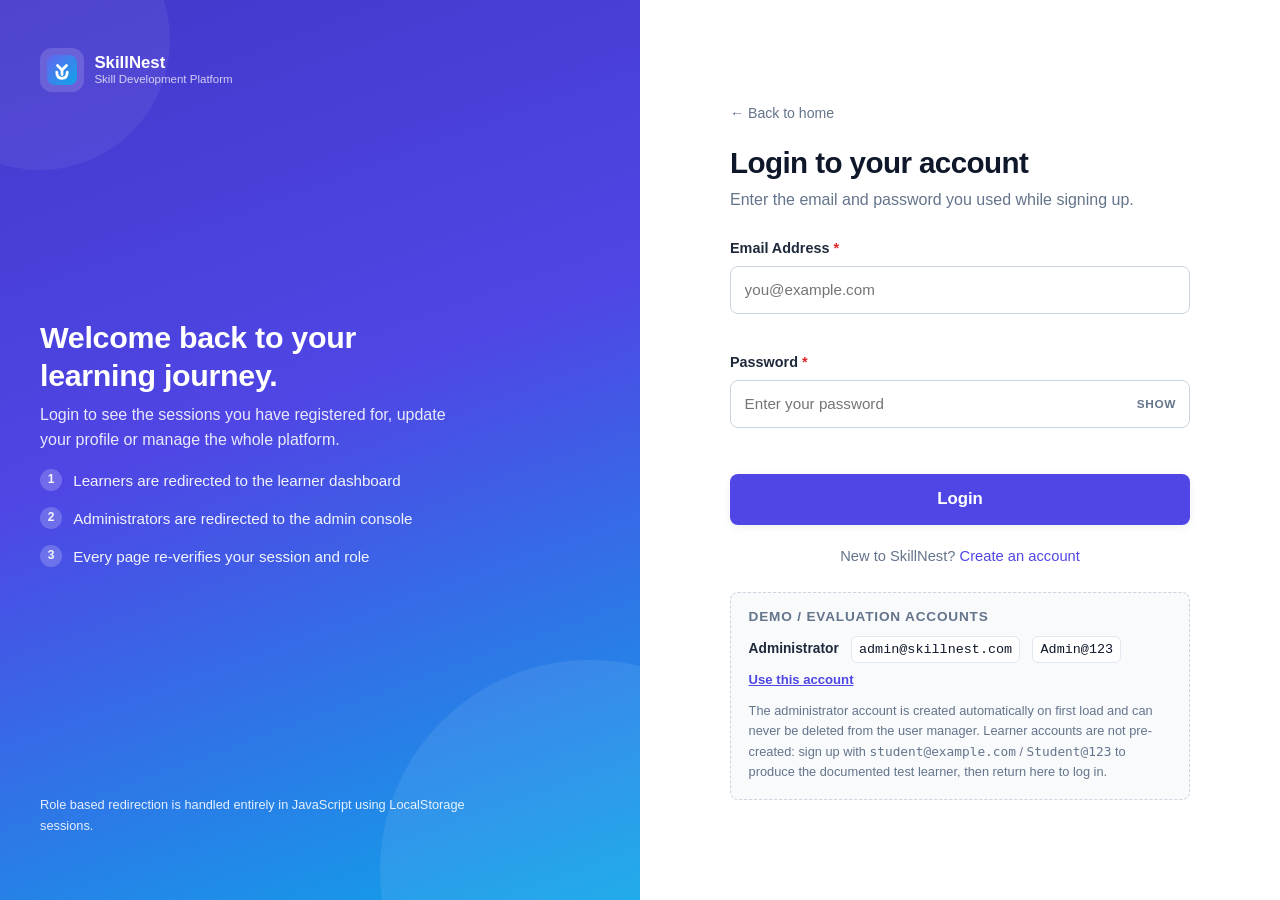
<file: admin/registrations.html>
<!DOCTYPE html>
<html lang="en">
<head>
  <meta charset="UTF-8" />
  <meta name="viewport" content="width=device-width, initial-scale=1.0" />
  <meta name="description" content="View, filter and manage all SkillNest event registrations." />
  <title>SkillNest | Registrations</title>
  <link rel="icon" type="image/svg+xml" href="../assets/images/favicon.svg" />
  <link rel="stylesheet" href="../css/style.css" />
  <link rel="stylesheet" href="../css/dashboard.css" />
  <link rel="stylesheet" href="../css/admin.css" />
  <link rel="stylesheet" href="../css/responsive.css" />
</head>
<body class="admin-body">
  <a class="skip-link" href="#mainContent">Skip to main content</a>

  <div class="app-shell admin-shell">
    <aside class="sidebar admin-sidebar" id="sidebar" aria-label="Administrator navigation"></aside>
    <div class="sidebar-overlay" id="sidebarOverlay" hidden></div>

    <div class="app-main">
      <header class="topbar admin-topbar">
        <div class="topbar-left">
          <button type="button" class="sidebar-toggle" id="sidebarToggle" aria-label="Open navigation menu">
            <svg class="icon" viewBox="0 0 24 24" aria-hidden="true"><path d="M3 6h18v2H3V6zm0 5h18v2H3v-2zm0 5h18v2H3v-2z"/></svg>
          </button>
          <h1 class="topbar-title" id="pageTitle">Registrations</h1>
          <span class="admin-badge">Admin Console</span>
          <span class="topbar-date" id="topbarDate"></span>
        </div>
        <div class="topbar-right">
          <div class="topbar-user" id="topbarUser"></div>
          <button type="button" class="btn btn-ghost btn-sm" data-action="logout">Logout</button>
        </div>
      </header>

      <main class="page" id="mainContent">
        <div class="page-header">
          <div>
            <h1>Registration Manager</h1>
            <p>See exactly who registered for which event, and release a seat when a session is changed.</p>
          </div>
          <div class="page-header-actions">
            <a class="btn btn-outline btn-sm" data-nav="admin/events.html" href="#">Manage Events</a>
          </div>
        </div>

        <section class="registration-summary" id="registrationSummary" aria-label="Registration summary">
          <!-- Rendered by js/admin.js -->
        </section>

        <section class="panel" aria-label="Registration filters">
          <div class="table-toolbar">
            <div class="search-field">
              <label class="sr-only" for="adminRegSearch">Search registrations</label>
              <input type="search" id="adminRegSearch" placeholder="Search by registration ID, learner, email or event..." autocomplete="off" />
            </div>
            <div>
              <label class="sr-only" for="adminRegEvent">Filter by event</label>
              <select id="adminRegEvent">
                <option value="all">All events</option>
              </select>
            </div>
            <div>
              <label class="sr-only" for="adminRegUser">Filter by user</label>
              <select id="adminRegUser">
                <option value="all">All users</option>
              </select>
            </div>
            <div>
              <label class="sr-only" for="adminRegStatus">Filter by status</label>
              <select id="adminRegStatus">
                <option value="all">All statuses</option>
                <option value="confirmed">Confirmed</option>
                <option value="cancelled">Cancelled</option>
                <option value="event_removed">Event removed</option>
              </select>
            </div>
          </div>
          <p class="muted-text" id="adminRegCount">Loading registrations...</p>
        </section>

        <section style="margin-top:1.25rem;" aria-labelledby="regTableTitle">
          <h2 id="regTableTitle" class="sr-only">All registrations</h2>
          <div class="table-wrap">
            <table class="data-table">
              <caption class="sr-only">All event registrations with actions</caption>
              <thead>
                <tr>
                  <th scope="col">Registration ID</th>
                  <th scope="col">User</th>
                  <th scope="col">Email</th>
                  <th scope="col">Event</th>
                  <th scope="col">Event Date</th>
                  <th scope="col">Registered On</th>
                  <th scope="col">Status</th>
                  <th scope="col">Actions</th>
                </tr>
              </thead>
              <tbody id="adminRegRows">
                <!-- Rendered by js/admin.js -->
              </tbody>
            </table>
          </div>
        </section>
      </main>
    </div>
  </div>

  <script src="../js/storage.js"></script>
  <script src="../js/ui.js"></script>
  <script src="../js/auth.js"></script>
  <script src="../js/navigation.js"></script>
  <script src="../js/events.js"></script>
  <script src="../js/user.js"></script>
  <script src="../js/admin.js"></script>
  <script>
    document.addEventListener('DOMContentLoaded', function () {
      window.YGE.admin.initAdminRegistrations();
    });
  </script>
</body>
</html>
</file>
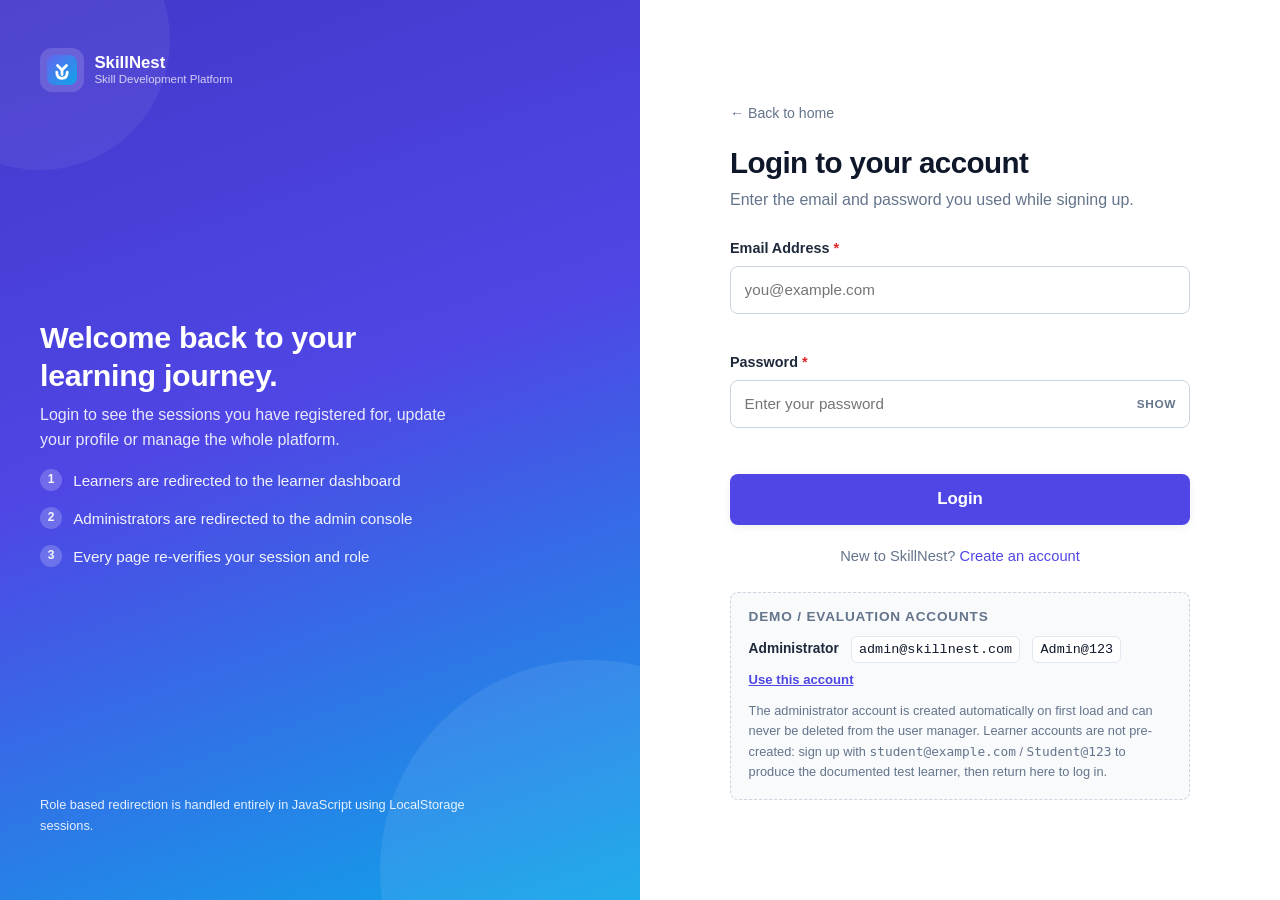
<file: admin/users.html>
<!DOCTYPE html>
<html lang="en">
<head>
  <meta charset="UTF-8" />
  <meta name="viewport" content="width=device-width, initial-scale=1.0" />
  <meta name="description" content="View and manage all SkillNest user accounts." />
  <title>SkillNest | Manage Users</title>
  <link rel="icon" type="image/svg+xml" href="../assets/images/favicon.svg" />
  <link rel="stylesheet" href="../css/style.css" />
  <link rel="stylesheet" href="../css/dashboard.css" />
  <link rel="stylesheet" href="../css/admin.css" />
  <link rel="stylesheet" href="../css/responsive.css" />
</head>
<body class="admin-body">
  <a class="skip-link" href="#mainContent">Skip to main content</a>

  <div class="app-shell admin-shell">
    <aside class="sidebar admin-sidebar" id="sidebar" aria-label="Administrator navigation"></aside>
    <div class="sidebar-overlay" id="sidebarOverlay" hidden></div>

    <div class="app-main">
      <header class="topbar admin-topbar">
        <div class="topbar-left">
          <button type="button" class="sidebar-toggle" id="sidebarToggle" aria-label="Open navigation menu">
            <svg class="icon" viewBox="0 0 24 24" aria-hidden="true"><path d="M3 6h18v2H3V6zm0 5h18v2H3v-2zm0 5h18v2H3v-2z"/></svg>
          </button>
          <h1 class="topbar-title" id="pageTitle">Manage Users</h1>
          <span class="admin-badge">Admin Console</span>
          <span class="topbar-date" id="topbarDate"></span>
        </div>
        <div class="topbar-right">
          <div class="topbar-user" id="topbarUser"></div>
          <button type="button" class="btn btn-ghost btn-sm" data-action="logout">Logout</button>
        </div>
      </header>

      <main class="page" id="mainContent">
        <div class="page-header">
          <div>
            <h1>User Manager</h1>
            <p>All registered accounts stored in this browser. Administrator accounts are protected and cannot be deleted.</p>
          </div>
          <div class="page-header-actions">
            <a class="btn btn-outline btn-sm" data-nav="admin/registrations.html" href="#">View Registrations</a>
          </div>
        </div>

        <section class="panel" aria-label="User filters">
          <div class="table-toolbar">
            <div class="search-field">
              <label class="sr-only" for="adminUserSearch">Search users</label>
              <input type="search" id="adminUserSearch" placeholder="Search by name, email, phone or user ID..." autocomplete="off" />
            </div>
            <div>
              <label class="sr-only" for="adminUserRole">Filter by role</label>
              <select id="adminUserRole">
                <option value="all">All roles</option>
                <option value="user">Learners</option>
                <option value="admin">Administrators</option>
              </select>
            </div>
          </div>
          <p class="muted-text" id="adminUserCount">Loading users...</p>
        </section>

        <section style="margin-top:1.25rem;" aria-labelledby="userTableTitle">
          <h2 id="userTableTitle" class="sr-only">All user accounts</h2>
          <div class="table-wrap">
            <table class="data-table">
              <caption class="sr-only">Registered users with actions</caption>
              <thead>
                <tr>
                  <th scope="col">ID</th>
                  <th scope="col">Name</th>
                  <th scope="col">Email</th>
                  <th scope="col">Phone</th>
                  <th scope="col">Role</th>
                  <th scope="col">Created</th>
                  <th scope="col">Registrations</th>
                  <th scope="col">Actions</th>
                </tr>
              </thead>
              <tbody id="adminUserRows">
                <!-- Rendered by js/admin.js -->
              </tbody>
            </table>
          </div>
        </section>

        <!-- Mobile/tablet: the .data-table table above reflows into stacked,
             labelled cards via responsive.css, so the same records stay usable. -->
        <p class="muted-text table-hint">
          On small screens each row is reflowed into a labelled card with the same actions.
        </p>
      </main>
    </div>
  </div>

  <script src="../js/storage.js"></script>
  <script src="../js/ui.js"></script>
  <script src="../js/auth.js"></script>
  <script src="../js/navigation.js"></script>
  <script src="../js/events.js"></script>
  <script src="../js/user.js"></script>
  <script src="../js/admin.js"></script>
  <script>
    document.addEventListener('DOMContentLoaded', function () {
      window.YGE.admin.initAdminUsers();
    });
  </script>
</body>
</html>
</file>
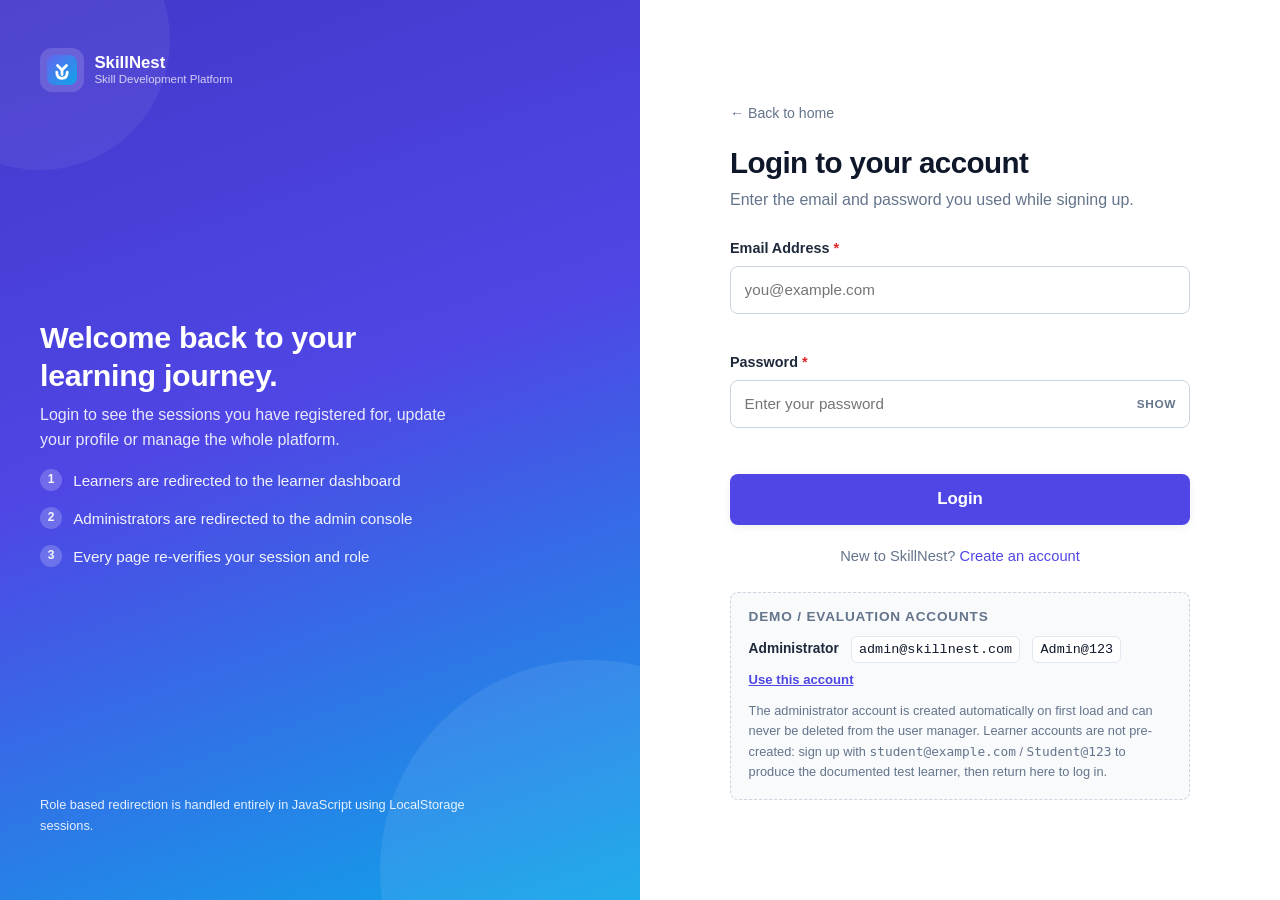
<file: user/dashboard.html>
<!DOCTYPE html>
<html lang="en">
<head>
  <meta charset="UTF-8" />
  <meta name="viewport" content="width=device-width, initial-scale=1.0" />
  <meta name="description" content="Your SkillNest learner dashboard with upcoming sessions, registration statistics and quick actions." />
  <title>SkillNest | User Dashboard</title>
  <link rel="icon" type="image/svg+xml" href="../assets/images/favicon.svg" />
  <link rel="stylesheet" href="../css/style.css" />
  <link rel="stylesheet" href="../css/dashboard.css" />
  <link rel="stylesheet" href="../css/responsive.css" />
</head>
<body>
  <a class="skip-link" href="#mainContent">Skip to main content</a>

  <div class="app-shell">
    <!-- Sidebar injected by js/navigation.js (mountShell) -->
    <aside class="sidebar" id="sidebar" aria-label="Learner navigation"></aside>
    <div class="sidebar-overlay" id="sidebarOverlay" hidden></div>

    <div class="app-main">
      <header class="topbar">
        <div class="topbar-left">
          <button type="button" class="sidebar-toggle" id="sidebarToggle" aria-label="Open navigation menu">
            <svg class="icon" viewBox="0 0 24 24" aria-hidden="true"><path d="M3 6h18v2H3V6zm0 5h18v2H3v-2zm0 5h18v2H3v-2z"/></svg>
          </button>
          <h1 class="topbar-title" id="pageTitle">Dashboard</h1>
          <span class="topbar-date" id="topbarDate"></span>
        </div>
        <div class="topbar-right">
          <div class="topbar-user" id="topbarUser"></div>
          <button type="button" class="btn btn-ghost btn-sm" data-action="logout">Logout</button>
        </div>
      </header>

      <main class="page" id="mainContent">
        <div class="page-header">
          <div>
            <h1 id="welcomeText">Welcome!</h1>
            <p id="welcomeSub">Loading your learning summary...</p>
          </div>
          <div class="page-header-actions">
            <a class="btn btn-primary btn-sm" data-nav="user/events.html" href="#">Browse Events</a>
            <a class="btn btn-outline btn-sm" data-nav="user/registrations.html" href="#">My Registrations</a>
          </div>
        </div>

        <section class="stats-grid" id="dashStats" aria-label="Your learning statistics">
          <!-- Rendered by js/user.js -->
        </section>

        <div class="dash-columns">
          <section class="panel" aria-labelledby="nextSessionsTitle">
            <div class="panel-header">
              <h2 id="nextSessionsTitle" class="panel-title" style="border:0;padding:0;margin:0;">Your next sessions</h2>
              <a class="panel-link" data-nav="user/registrations.html" href="#">View all</a>
            </div>
            <div class="stack" id="nextSessions">
              <!-- Rendered by js/user.js -->
            </div>
          </section>

          <div class="stack">
            <section class="panel" aria-labelledby="quickActionsTitle">
              <h2 id="quickActionsTitle" class="panel-title">Quick actions</h2>
              <div class="quick-actions">
                <a class="quick-action" data-nav="user/events.html" id="qaEvents" href="#">
                  <span class="qa-icon" aria-hidden="true">
                    <svg viewBox="0 0 24 24"><path d="M7 2v2H5a2 2 0 0 0-2 2v13a2 2 0 0 0 2 2h14a2 2 0 0 0 2-2V6a2 2 0 0 0-2-2h-2V2h-2v2H9V2H7zm12 8v9H5v-9h14z"/></svg>
                  </span>
                  View Events
                  <small>Explore all sessions</small>
                </a>
                <a class="quick-action" data-nav="user/registrations.html" id="qaRegistrations" href="#">
                  <span class="qa-icon" aria-hidden="true">
                    <svg viewBox="0 0 24 24"><path d="M4 6h16a2 2 0 0 1 2 2v3a2 2 0 0 0 0 4v3a2 2 0 0 1-2 2H4a2 2 0 0 1-2-2v-3a2 2 0 0 0 0-4V8a2 2 0 0 1 2-2z"/></svg>
                  </span>
                  My Registrations
                  <small>Upcoming and history</small>
                </a>
                <a class="quick-action" data-nav="user/profile.html" id="qaProfile" href="#">
                  <span class="qa-icon" aria-hidden="true">
                    <svg viewBox="0 0 24 24"><path d="M12 12a5 5 0 1 0 0-10 5 5 0 0 0 0 10zm0 2c-5 0-9 2.5-9 6v2h18v-2c0-3.5-4-6-9-6z"/></svg>
                  </span>
                  My Profile
                  <small>Name, phone, password</small>
                </a>
                <button type="button" class="quick-action" data-action="logout" id="qaLogout">
                  <span class="qa-icon" aria-hidden="true">
                    <svg viewBox="0 0 24 24"><path d="M17 7l-1.4 1.4L18.2 11H9v2h9.2l-2.6 2.6L17 17l5-5-5-5zM5 5h7V3H5a2 2 0 0 0-2 2v14a2 2 0 0 0 2 2h7v-2H5V5z"/></svg>
                  </span>
                  Logout
                  <small>End the session</small>
                </button>
              </div>
            </section>

            <section class="panel" aria-labelledby="profileGlanceTitle">
              <h2 id="profileGlanceTitle" class="panel-title">Account</h2>
              <dl class="profile-details">
                <div>
                  <dt>User ID</dt>
                  <dd id="accountId">-</dd>
                </div>
                <div>
                  <dt>Role</dt>
                  <dd>Learner</dd>
                </div>
                <div>
                  <dt>Email</dt>
                  <dd id="accountEmail">-</dd>
                </div>
                <div>
                  <dt>Member since</dt>
                  <dd id="accountCreated">-</dd>
                </div>
              </dl>
            </section>
          </div>
        </div>

        <section class="panel" style="margin-top:1.5rem;" aria-labelledby="recommendedTitle">
          <div class="panel-header">
            <h2 id="recommendedTitle" class="panel-title" style="border:0;padding:0;margin:0;">Recommended for you</h2>
            <a class="panel-link" data-nav="user/events.html" href="#">Browse all events</a>
          </div>
          <div class="event-grid" id="recommendedEvents">
            <!-- Rendered by js/user.js -->
          </div>
        </section>
      </main>
    </div>
  </div>

  <script src="../js/storage.js"></script>
  <script src="../js/ui.js"></script>
  <script src="../js/auth.js"></script>
  <script src="../js/navigation.js"></script>
  <script src="../js/events.js"></script>
  <script src="../js/user.js"></script>
  <script>
    document.addEventListener('DOMContentLoaded', function () {
      var user = window.YGE.user;
      user.initDashboard();
      var me = window.YGE.auth.getLoggedInUser();
      if (!me) return;
      var accountId = document.getElementById('accountId');
      var accountEmail = document.getElementById('accountEmail');
      var accountCreated = document.getElementById('accountCreated');
      if (accountId) accountId.textContent = me.id;
      if (accountEmail) accountEmail.textContent = me.email;
      if (accountCreated) accountCreated.textContent = window.YGE.ui.formatDate(me.createdAt);
    });
  </script>
</body>
</html>
</file>
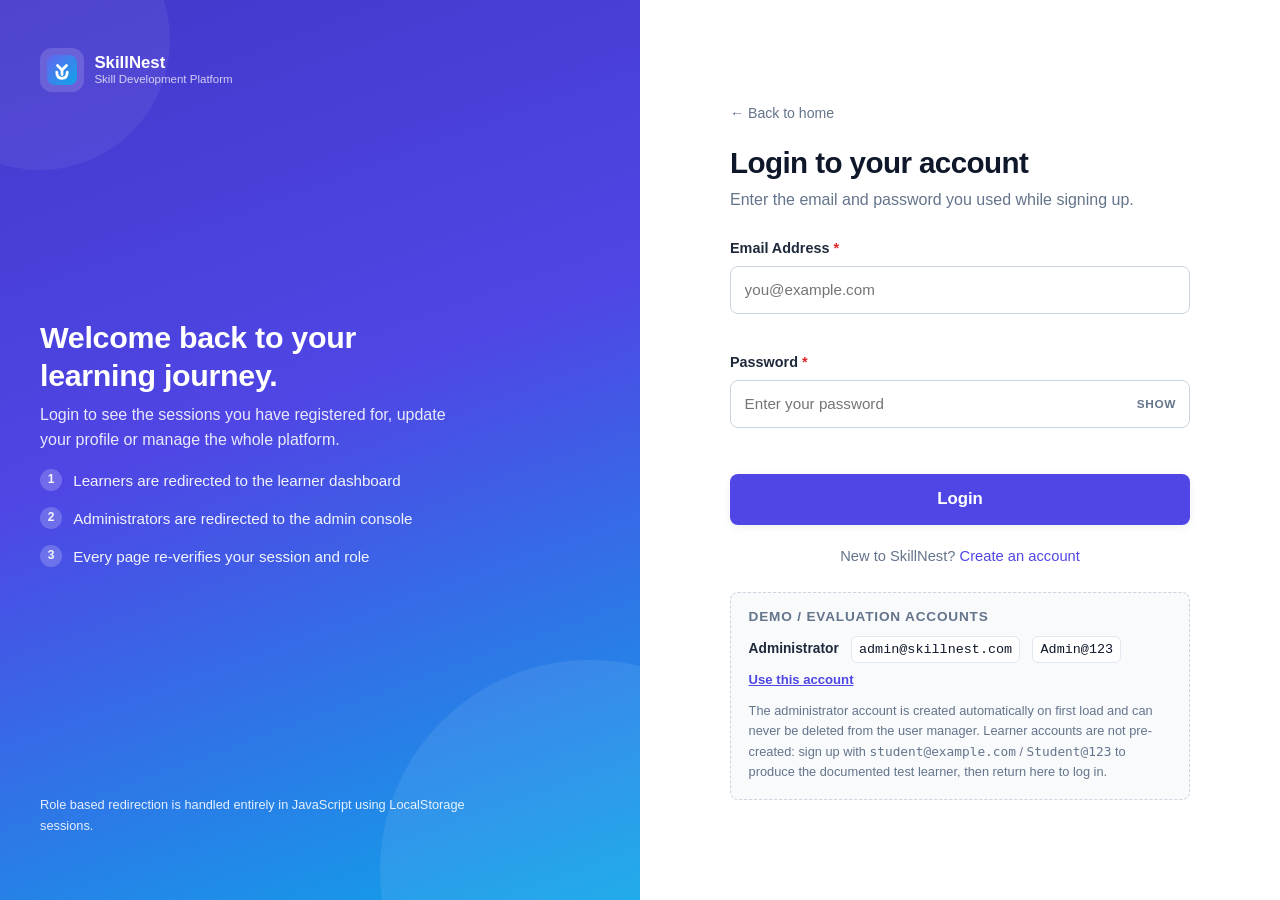
<file: user/events.html>
<!DOCTYPE html>
<html lang="en">
<head>
  <meta charset="UTF-8" />
  <meta name="viewport" content="width=device-width, initial-scale=1.0" />
  <meta name="description" content="Browse and filter all SkillNest training events and register for a session." />
  <title>SkillNest | Events</title>
  <link rel="icon" type="image/svg+xml" href="../assets/images/favicon.svg" />
  <link rel="stylesheet" href="../css/style.css" />
  <link rel="stylesheet" href="../css/dashboard.css" />
  <link rel="stylesheet" href="../css/responsive.css" />
</head>
<body>
  <a class="skip-link" href="#mainContent">Skip to main content</a>

  <div class="app-shell">
    <aside class="sidebar" id="sidebar" aria-label="Learner navigation"></aside>
    <div class="sidebar-overlay" id="sidebarOverlay" hidden></div>

    <div class="app-main">
      <header class="topbar">
        <div class="topbar-left">
          <button type="button" class="sidebar-toggle" id="sidebarToggle" aria-label="Open navigation menu">
            <svg class="icon" viewBox="0 0 24 24" aria-hidden="true"><path d="M3 6h18v2H3V6zm0 5h18v2H3v-2zm0 5h18v2H3v-2z"/></svg>
          </button>
          <h1 class="topbar-title" id="pageTitle">Training Events</h1>
          <span class="topbar-date" id="topbarDate"></span>
        </div>
        <div class="topbar-right">
          <div class="topbar-user" id="topbarUser"></div>
          <button type="button" class="btn btn-ghost btn-sm" data-action="logout">Logout</button>
        </div>
      </header>

      <main class="page" id="mainContent">
        <div class="page-header">
          <div>
            <h1>Training Events</h1>
            <p>Search, filter and register for the sessions you want to attend.</p>
          </div>
          <div class="page-header-actions">
            <a class="btn btn-outline btn-sm" data-nav="user/registrations.html" href="#">My Registrations</a>
          </div>
        </div>

        <section class="panel" aria-label="Event filters" style="margin-bottom:1.5rem;">
          <div class="toolbar">
            <div class="search-field">
              <label class="sr-only" for="eventSearch">Search events</label>
              <input type="search" id="eventSearch" name="eventSearch" placeholder="Search by title, trainer or category..." autocomplete="off" />
            </div>
            <div>
              <label class="sr-only" for="categoryFilter">Filter by category</label>
              <select id="categoryFilter" name="categoryFilter">
                <option value="all">All categories</option>
              </select>
            </div>
            <div>
              <label class="sr-only" for="statusFilter">Filter by status</label>
              <select id="statusFilter" name="statusFilter">
                <option value="all">All statuses</option>
                <option value="upcoming">Upcoming</option>
                <option value="ongoing">Ongoing</option>
                <option value="completed">Completed</option>
                <option value="cancelled">Cancelled</option>
              </select>
            </div>
          </div>
          <p class="muted-text" id="eventCount">Loading events...</p>
        </section>

        <section class="event-grid" id="eventList" aria-label="Available training events" aria-live="polite">
          <!-- Event cards rendered by js/user.js -->
        </section>
      </main>
    </div>
  </div>

  <script src="../js/storage.js"></script>
  <script src="../js/ui.js"></script>
  <script src="../js/auth.js"></script>
  <script src="../js/navigation.js"></script>
  <script src="../js/events.js"></script>
  <script src="../js/user.js"></script>
  <script>
    document.addEventListener('DOMContentLoaded', function () {
      window.YGE.user.initUserEvents();
    });
  </script>
</body>
</html>
</file>
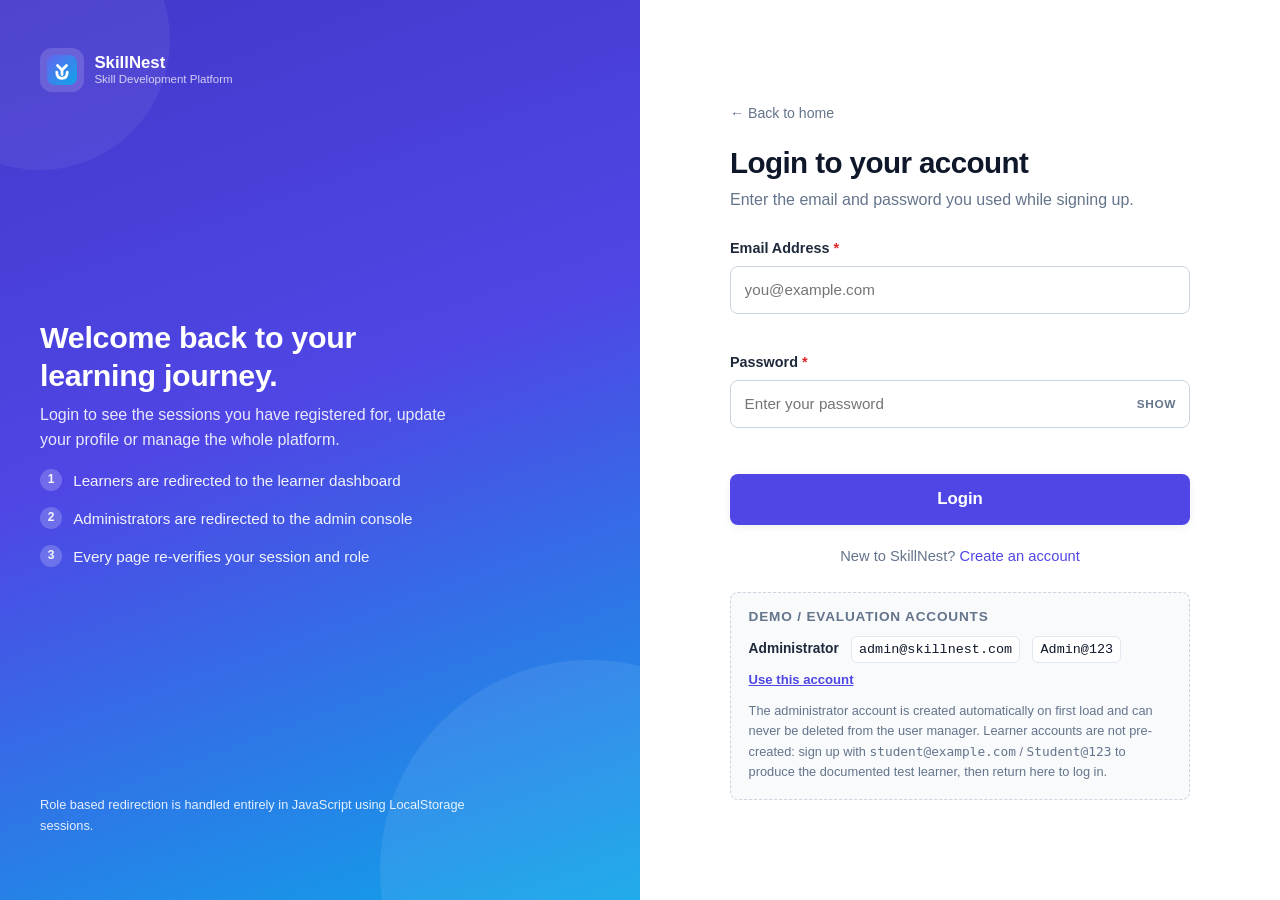
<file: user/profile.html>
<!DOCTYPE html>
<html lang="en">
<head>
  <meta charset="UTF-8" />
  <meta name="viewport" content="width=device-width, initial-scale=1.0" />
  <meta name="description" content="View and update your SkillNest learner profile." />
  <title>SkillNest | My Profile</title>
  <link rel="icon" type="image/svg+xml" href="../assets/images/favicon.svg" />
  <link rel="stylesheet" href="../css/style.css" />
  <link rel="stylesheet" href="../css/dashboard.css" />
  <link rel="stylesheet" href="../css/responsive.css" />
</head>
<body>
  <a class="skip-link" href="#mainContent">Skip to main content</a>

  <div class="app-shell">
    <aside class="sidebar" id="sidebar" aria-label="Learner navigation"></aside>
    <div class="sidebar-overlay" id="sidebarOverlay" hidden></div>

    <div class="app-main">
      <header class="topbar">
        <div class="topbar-left">
          <button type="button" class="sidebar-toggle" id="sidebarToggle" aria-label="Open navigation menu">
            <svg class="icon" viewBox="0 0 24 24" aria-hidden="true"><path d="M3 6h18v2H3V6zm0 5h18v2H3v-2zm0 5h18v2H3v-2z"/></svg>
          </button>
          <h1 class="topbar-title" id="pageTitle">My Profile</h1>
          <span class="topbar-date" id="topbarDate"></span>
        </div>
        <div class="topbar-right">
          <div class="topbar-user" id="topbarUser"></div>
          <button type="button" class="btn btn-ghost btn-sm" data-action="logout">Logout</button>
        </div>
      </header>

      <main class="page" id="mainContent">
        <div class="page-header">
          <div>
            <h1>My Profile</h1>
            <p>Keep your contact details up to date and change your password securely.</p>
          </div>
        </div>

        <section class="profile-hero" aria-label="Profile summary">
          <span class="avatar avatar-lg" id="profileInitials" aria-hidden="true">U</span>
          <div>
            <h2 id="profileDisplayName">Learner</h2>
            <p id="profileMemberSince">Member since -</p>
          </div>
        </section>

        <section class="stats-grid" id="profileStats" aria-label="Your activity" style="margin-top:1.5rem;">
          <!-- Rendered by js/user.js -->
        </section>

        <div class="dash-columns dash-columns-even" style="margin-top:1.5rem;">
          <!-- ===================== Edit details ===================== -->
          <section class="panel" aria-labelledby="editDetailsTitle">
            <h2 id="editDetailsTitle" class="panel-title">Edit details</h2>
            <form id="profileForm" novalidate>
              <div class="form-alert" role="alert" hidden></div>

              <div class="form-field">
                <label for="profileName">Full Name <span class="required" aria-hidden="true">*</span></label>
                <input type="text" id="profileName" name="name" autocomplete="name" required aria-describedby="profileNameError" />
                <span class="field-error" id="profileNameError" aria-live="polite"></span>
              </div>

              <div class="form-field">
                <label for="profilePhone">Phone Number <span class="required" aria-hidden="true">*</span></label>
                <input type="tel" id="profilePhone" name="phone" autocomplete="tel" required aria-describedby="profilePhoneError" />
                <span class="field-error" id="profilePhoneError" aria-live="polite"></span>
              </div>

              <div class="form-field">
                <label for="profileEmail">Email Address</label>
                <input type="email" id="profileEmail" name="email" class="readonly-field" readonly aria-readonly="true" />
                <p class="lock-note">
                  <svg viewBox="0 0 24 24" aria-hidden="true"><path d="M18 8h-1V6a5 5 0 0 0-10 0v2H6a2 2 0 0 0-2 2v10a2 2 0 0 0 2 2h12a2 2 0 0 0 2-2V10a2 2 0 0 0-2-2zM9 6a3 3 0 0 1 6 0v2H9V6z"/></svg>
                  Email is your login identity and cannot be changed.
                </p>
              </div>

              <div class="form-field">
                <label for="profileRole">Role</label>
                <input type="text" id="profileRole" name="role" class="readonly-field" readonly aria-readonly="true" />
                <p class="lock-note">
                  <svg viewBox="0 0 24 24" aria-hidden="true"><path d="M18 8h-1V6a5 5 0 0 0-10 0v2H6a2 2 0 0 0-2 2v10a2 2 0 0 0 2 2h12a2 2 0 0 0 2-2V10a2 2 0 0 0-2-2zM9 6a3 3 0 0 1 6 0v2H9V6z"/></svg>
                  Roles are assigned by the system only. A learner cannot become an administrator.
                </p>
              </div>

              <div class="form-field">
                <label for="profileId">User ID</label>
                <input type="text" id="profileId" name="id" class="readonly-field" readonly aria-readonly="true" />
              </div>

              <div class="form-field">
                <label for="profileCreated">Account created on</label>
                <input type="text" id="profileCreated" name="created" class="readonly-field" readonly aria-readonly="true" />
              </div>

              <div class="flex gap" style="flex-wrap:wrap;">
                <button type="submit" class="btn btn-primary">Save Changes</button>
                <button type="button" class="btn btn-ghost" data-action="reset-profile">Reset</button>
              </div>
            </form>
          </section>

          <!-- ===================== Password ===================== -->
          <section class="panel" aria-labelledby="passwordTitle">
            <h2 id="passwordTitle" class="panel-title">Change password</h2>
            <form id="passwordForm" novalidate>
              <div class="form-alert" role="alert" hidden></div>

              <div class="form-field">
                <label for="currentPassword">Current Password <span class="required" aria-hidden="true">*</span></label>
                <input type="password" id="currentPassword" name="currentPassword" autocomplete="current-password" required aria-describedby="currentPasswordError" />
                <span class="field-error" id="currentPasswordError" aria-live="polite"></span>
              </div>

              <div class="form-field">
                <label for="newPassword">New Password <span class="required" aria-hidden="true">*</span></label>
                <div class="password-field">
                  <input type="password" id="newPassword" name="newPassword" autocomplete="new-password" required aria-describedby="newPasswordError" />
                  <button type="button" class="password-toggle" data-toggle-password="newPassword" aria-label="Show password">Show</button>
                </div>
                <span class="field-error" id="newPasswordError" aria-live="polite"></span>
              </div>

              <div class="form-field">
                <label for="confirmNewPassword">Confirm New Password <span class="required" aria-hidden="true">*</span></label>
                <div class="password-field">
                  <input type="password" id="confirmNewPassword" name="confirmPassword" autocomplete="new-password" required aria-describedby="confirmPasswordError" />
                  <button type="button" class="password-toggle" data-toggle-password="confirmNewPassword" aria-label="Show password">Show</button>
                </div>
                <span class="field-error" id="confirmPasswordError" aria-live="polite"></span>
              </div>

              <button type="submit" class="btn btn-primary">Update Password</button>
            </form>

            <div class="card" style="margin-top:1.5rem;background:var(--surface-2);">
              <h3 style="font-size:1rem;">Why change your password?</h3>
              <p class="muted-text" style="margin:0;">
                Your password is stored locally in this browser. Changing it updates the local account record
                immediately and applies from your next login.
              </p>
            </div>
          </section>
        </div>
      </main>
    </div>
  </div>

  <script src="../js/storage.js"></script>
  <script src="../js/ui.js"></script>
  <script src="../js/auth.js"></script>
  <script src="../js/navigation.js"></script>
  <script src="../js/events.js"></script>
  <script src="../js/user.js"></script>
  <script>
    document.addEventListener('DOMContentLoaded', function () {
      window.YGE.user.initProfile();

      /* Password visibility toggles */
      Array.prototype.forEach.call(document.querySelectorAll('[data-toggle-password]'), function (button) {
        button.addEventListener('click', function () {
          var input = document.getElementById(button.getAttribute('data-toggle-password'));
          var isHidden = input.type === 'password';
          input.type = isHidden ? 'text' : 'password';
          button.textContent = isHidden ? 'Hide' : 'Show';
          button.setAttribute('aria-label', isHidden ? 'Hide password' : 'Show password');
        });
      });
    });
  </script>
</body>
</html>
</file>
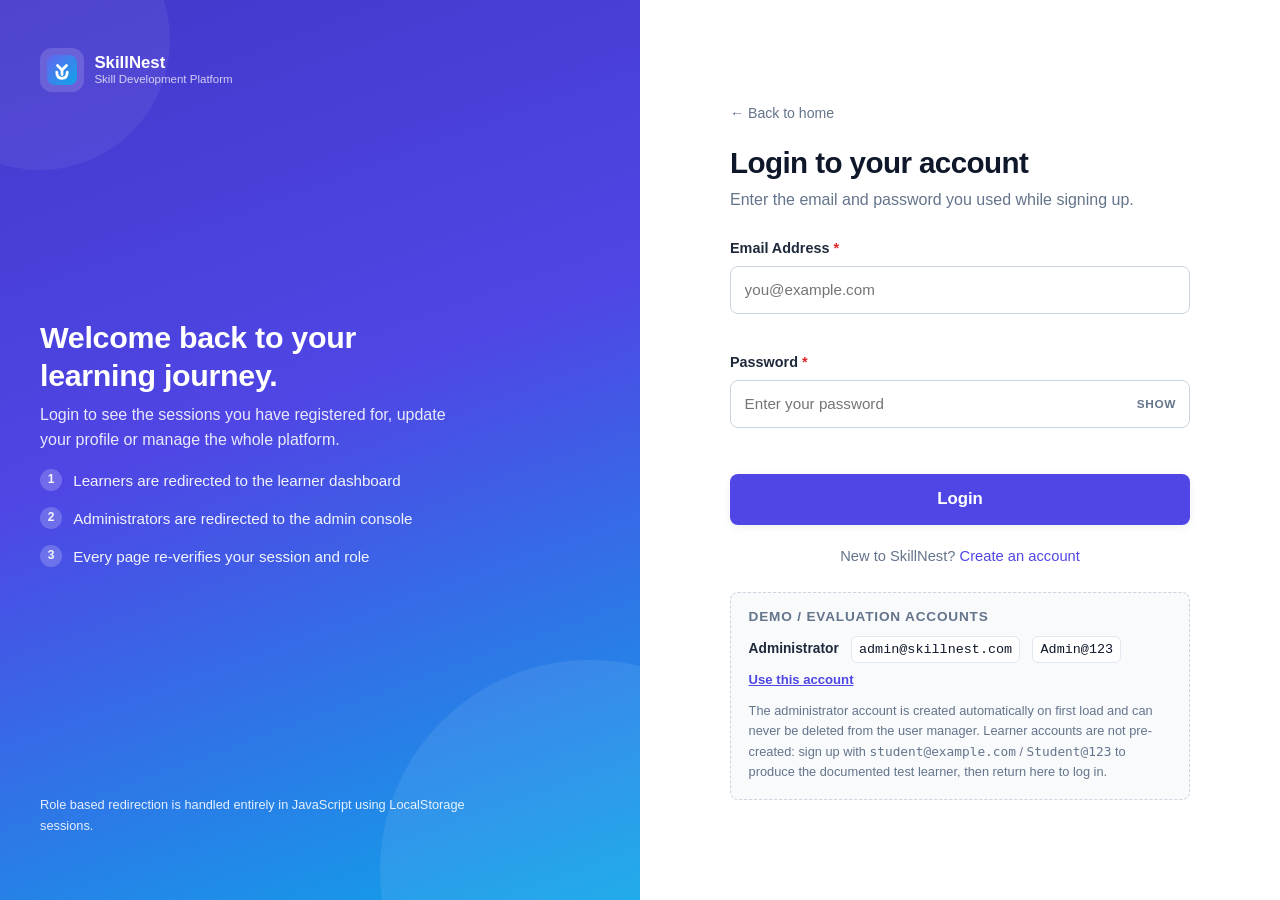
<file: user/registrations.html>
<!DOCTYPE html>
<html lang="en">
<head>
  <meta charset="UTF-8" />
  <meta name="viewport" content="width=device-width, initial-scale=1.0" />
  <meta name="description" content="View and cancel your SkillNest training event registrations." />
  <title>SkillNest | My Registrations</title>
  <link rel="icon" type="image/svg+xml" href="../assets/images/favicon.svg" />
  <link rel="stylesheet" href="../css/style.css" />
  <link rel="stylesheet" href="../css/dashboard.css" />
  <link rel="stylesheet" href="../css/responsive.css" />
</head>
<body>
  <a class="skip-link" href="#mainContent">Skip to main content</a>

  <div class="app-shell">
    <aside class="sidebar" id="sidebar" aria-label="Learner navigation"></aside>
    <div class="sidebar-overlay" id="sidebarOverlay" hidden></div>

    <div class="app-main">
      <header class="topbar">
        <div class="topbar-left">
          <button type="button" class="sidebar-toggle" id="sidebarToggle" aria-label="Open navigation menu">
            <svg class="icon" viewBox="0 0 24 24" aria-hidden="true"><path d="M3 6h18v2H3V6zm0 5h18v2H3v-2zm0 5h18v2H3v-2z"/></svg>
          </button>
          <h1 class="topbar-title" id="pageTitle">My Registrations</h1>
          <span class="topbar-date" id="topbarDate"></span>
        </div>
        <div class="topbar-right">
          <div class="topbar-user" id="topbarUser"></div>
          <button type="button" class="btn btn-ghost btn-sm" data-action="logout">Logout</button>
        </div>
      </header>

      <main class="page" id="mainContent">
        <div class="page-header">
          <div>
            <h1>My Registrations</h1>
            <p>Track the sessions you have reserved and release a seat when your plans change.</p>
          </div>
          <div class="page-header-actions">
            <a class="btn btn-primary btn-sm" data-nav="user/events.html" href="#">Find more events</a>
          </div>
        </div>

        <section class="stats-grid" id="regStats" aria-label="Registration statistics">
          <!-- Rendered by js/user.js -->
        </section>

        <div id="registrationList">
          <!-- Active + history sections rendered by js/user.js -->
        </div>
      </main>
    </div>
  </div>

  <script src="../js/storage.js"></script>
  <script src="../js/ui.js"></script>
  <script src="../js/auth.js"></script>
  <script src="../js/navigation.js"></script>
  <script src="../js/events.js"></script>
  <script src="../js/user.js"></script>
  <script>
    document.addEventListener('DOMContentLoaded', function () {
      window.YGE.user.initRegistrations();
    });
  </script>
</body>
</html>
</file>
<file: css/style.css>
/* =============================================================
   SkillNest - css/style.css
   Design tokens, base styles, shared components and landing page.
   Plain CSS3 with Grid + Flexbox only.
   ============================================================= */

/* ---------------- Tokens ---------------- */
:root {
  --primary: #4f46e5;
  --primary-dark: #4338ca;
  --primary-soft: #eef2ff;
  --accent: #0ea5e9;
  --accent-soft: #e0f2fe;
  --success: #16a34a;
  --success-soft: #dcfce7;
  --warning: #d97706;
  --warning-soft: #fef3c7;
  --danger: #dc2626;
  --danger-soft: #fee2e2;
  --info: #0891b2;
  --info-soft: #cffafe;

  --ink: #0f172a;
  --ink-2: #1e293b;
  --muted: #64748b;
  --muted-2: #94a3b8;
  --line: #e2e8f0;
  --line-2: #cbd5e1;
  --bg: #f1f5f9;
  --surface: #ffffff;
  --surface-2: #f8fafc;

  --radius-sm: 8px;
  --radius: 14px;
  --radius-lg: 20px;
  --radius-full: 999px;

  --shadow-xs: 0 1px 2px rgba(15, 23, 42, .06);
  --shadow-sm: 0 2px 8px rgba(15, 23, 42, .07);
  --shadow: 0 10px 30px rgba(15, 23, 42, .09);
  --shadow-lg: 0 20px 45px rgba(15, 23, 42, .14);

  --font: "Segoe UI", Roboto, "Helvetica Neue", Arial, system-ui, -apple-system, sans-serif;
  --font-mono: "SFMono-Regular", Consolas, "Liberation Mono", Menlo, monospace;

  --container: 1200px;
  --sidebar-w: 270px;
  --topbar-h: 68px;
  --transition: 200ms ease;
}

/* ---------------- Reset ---------------- */
*,
*::before,
*::after { box-sizing: border-box; }

html { scroll-behavior: smooth; }

body {
  margin: 0;
  font-family: var(--font);
  font-size: 16px;
  line-height: 1.6;
  color: var(--ink);
  background: var(--bg);
  -webkit-font-smoothing: antialiased;
}

body.modal-open { overflow: hidden; }

h1, h2, h3, h4, h5, h6 { margin: 0 0 .5rem; line-height: 1.25; font-weight: 700; color: var(--ink); }
h1 { font-size: clamp(2rem, 4.4vw, 3.25rem); letter-spacing: -.02em; }
h2 { font-size: clamp(1.5rem, 2.6vw, 2.15rem); letter-spacing: -.01em; }
h3 { font-size: 1.15rem; }
p { margin: 0 0 1rem; }
img { max-width: 100%; height: auto; display: block; }
a { color: var(--primary); text-decoration: none; transition: color var(--transition); }
a:hover { color: var(--primary-dark); }
ul { margin: 0; padding: 0; list-style: none; }

:focus-visible {
  outline: 3px solid var(--accent);
  outline-offset: 2px;
  border-radius: 4px;
}

.sr-only {
  position: absolute; width: 1px; height: 1px; padding: 0; margin: -1px;
  overflow: hidden; clip: rect(0 0 0 0); white-space: nowrap; border: 0;
}

.skip-link {
  position: absolute; left: -9999px; top: 0; z-index: 200;
  background: var(--primary); color: #fff; padding: .6rem 1rem; border-radius: 0 0 var(--radius-sm) 0;
}
.skip-link:focus { left: 0; color: #fff; }

.muted-text { color: var(--muted); font-size: .875rem; margin: 0; }
/* Hint shown only once tables reflow into cards on small screens. */
.table-hint { display: none; }
.text-center { text-align: center; }
.mono { font-family: var(--font-mono); }

/* ---------------- Layout helpers ---------------- */
.container {
  width: 100%;
  max-width: var(--container);
  margin-inline: auto;
  padding-inline: 1.25rem;
}

.section { padding: 4.5rem 0; }
.section-alt { background: var(--surface); }

.section-head { text-align: center; max-width: 720px; margin: 0 auto 2.5rem; }
.section-head p { color: var(--muted); font-size: 1.05rem; }

.eyebrow {
  display: inline-block;
  font-size: .78rem;
  font-weight: 700;
  letter-spacing: .12em;
  text-transform: uppercase;
  color: var(--primary);
  background: var(--primary-soft);
  padding: .35rem .85rem;
  border-radius: var(--radius-full);
  margin-bottom: .9rem;
}

.grid { display: grid; gap: 1.5rem; }
.grid-2 { grid-template-columns: repeat(2, 1fr); }
.grid-3 { grid-template-columns: repeat(3, 1fr); }
.grid-4 { grid-template-columns: repeat(4, 1fr); }
.flex { display: flex; }
.flex-wrap { flex-wrap: wrap; }
.items-center { align-items: center; }
.justify-between { justify-content: space-between; }
.gap-sm { gap: .5rem; }
.gap { gap: 1rem; }
.gap-lg { gap: 1.75rem; }

/* ---------------- Buttons ---------------- */
.btn {
  display: inline-flex;
  align-items: center;
  justify-content: center;
  gap: .5rem;
  padding: .7rem 1.35rem;
  border: 1px solid transparent;
  border-radius: var(--radius-sm);
  font: inherit;
  font-weight: 600;
  font-size: .95rem;
  line-height: 1.2;
  cursor: pointer;
  text-align: center;
  transition: background var(--transition), color var(--transition), border-color var(--transition), transform var(--transition), box-shadow var(--transition);
  white-space: nowrap;
}
.btn:hover { transform: translateY(-1px); }
.btn:active { transform: translateY(0); }
.btn:disabled,
.btn[disabled] { cursor: not-allowed; opacity: .65; transform: none; box-shadow: none; }

.btn-primary { background: var(--primary); color: #fff; box-shadow: var(--shadow-sm); }
.btn-primary:hover { background: var(--primary-dark); color: #fff; }
.btn-accent { background: var(--accent); color: #fff; box-shadow: var(--shadow-sm); }
.btn-accent:hover { background: #0284c7; color: #fff; }
.btn-success { background: var(--success); color: #fff; }
.btn-success:hover { background: #15803d; color: #fff; }
.btn-danger { background: var(--danger); color: #fff; }
.btn-danger:hover { background: #b91c1c; color: #fff; }
.btn-danger-outline { background: transparent; color: var(--danger); border-color: #fca5a5; }
.btn-danger-outline:hover { background: var(--danger-soft); color: #991b1b; }
.btn-outline { background: var(--surface); color: var(--primary); border-color: var(--line-2); }
.btn-outline:hover { border-color: var(--primary); color: var(--primary-dark); }
.btn-ghost { background: transparent; color: var(--ink-2); border-color: var(--line); }
.btn-ghost:hover { background: var(--surface-2); color: var(--ink); }
.btn-disabled { background: var(--surface-2); color: var(--muted-2); border-color: var(--line); cursor: not-allowed; }
.btn-block { width: 100%; }
.btn-sm { padding: .5rem 1rem; font-size: .875rem; }
.btn-xs { padding: .3rem .6rem; font-size: .78rem; border-radius: 6px; }
.btn-lg { padding: .9rem 1.9rem; font-size: 1.05rem; }

/* ---------------- Badges ---------------- */
.badge {
  display: inline-flex;
  align-items: center;
  gap: .35rem;
  padding: .25rem .7rem;
  border-radius: var(--radius-full);
  font-size: .74rem;
  font-weight: 700;
  letter-spacing: .04em;
  text-transform: uppercase;
  line-height: 1.6;
}
.badge-upcoming { background: var(--primary-soft); color: var(--primary-dark); }
.badge-ongoing { background: var(--warning-soft); color: #92400e; }
.badge-completed { background: var(--success-soft); color: #166534; }
.badge-cancelled { background: var(--danger-soft); color: #991b1b; }
.badge-confirmed { background: var(--success-soft); color: #166534; }
.badge-removed { background: #e2e8f0; color: #475569; }
.badge-neutral { background: #e2e8f0; color: #475569; }
.badge-category { background: var(--accent-soft); color: #075985; }
.badge-role-admin { background: #ede9fe; color: #5b21b6; }
.badge-role-user { background: var(--info-soft); color: #155e75; }

.seats { font-size: .8rem; font-weight: 600; color: var(--muted); }
.seats-full { color: var(--danger); }

/* ---------------- Cards / panels ---------------- */
.card {
  background: var(--surface);
  border: 1px solid var(--line);
  border-radius: var(--radius);
  box-shadow: var(--shadow-sm);
  padding: 1.5rem;
}
.panel {
  background: var(--surface);
  border: 1px solid var(--line);
  border-radius: var(--radius);
  box-shadow: var(--shadow-xs);
  padding: 1.5rem;
}
.panel-title { font-size: 1.05rem; margin-bottom: 1rem; padding-bottom: .75rem; border-bottom: 1px solid var(--line); }
.stack { display: flex; flex-direction: column; gap: 1rem; }

.avatar {
  display: inline-flex; align-items: center; justify-content: center;
  width: 40px; height: 40px; border-radius: 50%;
  background: var(--primary); color: #fff; font-weight: 700; font-size: .9rem; flex: none;
}
.avatar-sm { width: 34px; height: 34px; font-size: .8rem; }
.avatar-xs { width: 26px; height: 26px; font-size: .7rem; }
.avatar-lg { width: 72px; height: 72px; font-size: 1.5rem; }

/* ---------------- Forms ---------------- */
.form-field { display: flex; flex-direction: column; gap: .35rem; margin-bottom: 1rem; }
.form-field label { font-weight: 600; font-size: .9rem; color: var(--ink-2); }
.form-field .hint { font-size: .8rem; color: var(--muted); }
.required { color: var(--danger); }

input[type="text"], input[type="email"], input[type="password"], input[type="tel"],
input[type="date"], input[type="time"], input[type="number"], input[type="search"], select, textarea {
  width: 100%;
  padding: .68rem .85rem;
  font: inherit;
  font-size: .95rem;
  color: var(--ink);
  background: var(--surface);
  border: 1px solid var(--line-2);
  border-radius: var(--radius-sm);
  transition: border-color var(--transition), box-shadow var(--transition);
}
input:focus, select:focus, textarea:focus {
  outline: none;
  border-color: var(--primary);
  box-shadow: 0 0 0 3px rgba(79, 70, 229, .15);
}
input.input-error, select.input-error, textarea.input-error { border-color: var(--danger); }
textarea { resize: vertical; min-height: 110px; }
select { appearance: none; background-image: linear-gradient(45deg, transparent 50%, var(--muted) 50%), linear-gradient(135deg, var(--muted) 50%, transparent 50%); background-position: calc(100% - 18px) 55%, calc(100% - 13px) 55%; background-size: 5px 5px; background-repeat: no-repeat; padding-right: 2.2rem; }

.field-error { color: var(--danger); font-size: .8rem; min-height: 1rem; }

.form-alert { padding: .75rem 1rem; border-radius: var(--radius-sm); font-size: .9rem; margin-bottom: 1rem; }
.form-alert-error { background: var(--danger-soft); color: #991b1b; border: 1px solid #fca5a5; }
.form-alert-success { background: var(--success-soft); color: #166534; border: 1px solid #86efac; }
.form-alert-info { background: var(--accent-soft); color: #075985; border: 1px solid #7dd3fc; }
.form-alert-warning { background: var(--warning-soft); color: #92400e; border: 1px solid #fcd34d; }

.form-grid { display: grid; grid-template-columns: repeat(2, 1fr); gap: 0 1.25rem; }
.form-grid-3 { grid-template-columns: repeat(3, 1fr); }
.form-span-2 { grid-column: span 2; }

.toolbar { display: flex; flex-wrap: wrap; gap: .75rem; align-items: center; margin-bottom: 1.25rem; }
.toolbar .search-field { flex: 1 1 240px; min-width: 200px; }
.toolbar select { width: auto; min-width: 150px; }

/* ---------------- Tables ---------------- */
.table-wrap { width: 100%; overflow-x: auto; border-radius: var(--radius); }
.data-table { width: 100%; border-collapse: collapse; font-size: .92rem; }
.data-table th, .data-table td { padding: .85rem 1rem; text-align: left; border-bottom: 1px solid var(--line); vertical-align: middle; }
.data-table thead th { background: var(--surface-2); font-size: .76rem; text-transform: uppercase; letter-spacing: .06em; color: var(--muted); white-space: nowrap; }
.data-table tbody tr:hover { background: var(--surface-2); }
.data-table tbody tr:last-child td { border-bottom: none; }
.cell-sub { display: block; font-size: .78rem; color: var(--muted); margin-top: .15rem; }
.table-actions { display: flex; gap: .4rem; flex-wrap: wrap; }
.table-empty { text-align: center; color: var(--muted); padding: 2rem 1rem !important; }
.cell-user { display: inline-flex; align-items: center; gap: .5rem; }

/* ---------------- Empty state ---------------- */
.empty-state { text-align: center; padding: 2.5rem 1.25rem; color: var(--muted); }
.empty-icon { width: 56px; height: 56px; margin: 0 auto 1rem; border-radius: 50%; background: var(--primary-soft); display: flex; align-items: center; justify-content: center; }
.empty-icon svg { width: 28px; height: 28px; fill: var(--primary); }
.empty-state h3 { color: var(--ink); margin-bottom: .35rem; }
.empty-actions { margin-top: 1.1rem; display: flex; justify-content: center; gap: .6rem; flex-wrap: wrap; }

/* ---------------- Toasts ---------------- */
.toast-host { position: fixed; top: 1rem; right: 1rem; z-index: 120; display: flex; flex-direction: column; gap: .6rem; width: min(360px, calc(100vw - 2rem)); }
.toast {
  display: flex; align-items: flex-start; gap: .7rem;
  background: var(--surface); border: 1px solid var(--line); border-left-width: 4px;
  border-radius: var(--radius-sm); box-shadow: var(--shadow); padding: .85rem 1rem;
  opacity: 0; transform: translateX(24px); transition: opacity 240ms ease, transform 240ms ease;
}
.toast-show { opacity: 1; transform: translateX(0); }
.toast-hide { opacity: 0; transform: translateX(24px); }
.toast-icon { width: 20px; height: 20px; flex: none; margin-top: 2px; }
.toast-icon svg { width: 100%; height: 100%; fill: currentColor; }
.toast-message { margin: 0; font-size: .92rem; flex: 1; }
.toast-close { background: none; border: 0; font-size: 1.3rem; line-height: 1; color: var(--muted-2); cursor: pointer; padding: 0 2px; }
.toast-close:hover { color: var(--ink); }
.toast-success { border-left-color: var(--success); color: #166534; }
.toast-error { border-left-color: var(--danger); color: #991b1b; }
.toast-warning { border-left-color: var(--warning); color: #92400e; }
.toast-info { border-left-color: var(--info); color: #155e75; }

/* ---------------- Modal ---------------- */
.modal-root { position: fixed; inset: 0; z-index: 130; display: flex; align-items: center; justify-content: center; padding: 1.25rem; }
.modal-root[hidden] { display: none; }
.modal-backdrop { position: absolute; inset: 0; background: rgba(15, 23, 42, .55); backdrop-filter: blur(2px); }
.modal {
  position: relative; background: var(--surface); border-radius: var(--radius-lg); box-shadow: var(--shadow-lg);
  width: min(520px, 100%); max-height: 90vh; display: flex; flex-direction: column; animation: modal-in 220ms ease;
}
.modal-lg { width: min(760px, 100%); }
@keyframes modal-in { from { opacity: 0; transform: translateY(16px) scale(.98); } to { opacity: 1; transform: none; } }
.modal-header { display: flex; align-items: center; justify-content: space-between; gap: 1rem; padding: 1.25rem 1.5rem; border-bottom: 1px solid var(--line); }
.modal-header h3 { margin: 0; font-size: 1.15rem; }
.modal-close { background: none; border: 0; font-size: 1.5rem; line-height: 1; color: var(--muted); cursor: pointer; }
.modal-close:hover { color: var(--ink); }
.modal-body { padding: 1.5rem; overflow-y: auto; }
.modal-body p { color: var(--ink-2); }
.modal-footer { display: flex; justify-content: flex-end; gap: .6rem; padding: 1rem 1.5rem; border-top: 1px solid var(--line); flex-wrap: wrap; }
.modal-detail { background: var(--surface-2); border-radius: var(--radius-sm); padding: .75rem 1rem; font-size: .88rem; color: var(--muted); }
.modal-subhead { margin: 1.25rem 0 .5rem; font-size: .95rem; }

.detail-head h3 { font-size: 1.35rem; margin: .5rem 0 .25rem; }
.detail-trainer { color: var(--muted); margin: 0; }
.detail-description { margin: 1rem 0; }
.detail-grid { display: grid; grid-template-columns: repeat(2, 1fr); gap: .85rem 1.5rem; margin: 0; }
.detail-grid dt { font-size: .75rem; text-transform: uppercase; letter-spacing: .05em; color: var(--muted); }
.detail-grid dd { margin: .15rem 0 0; font-weight: 600; word-break: break-word; }
.mini-list li { display: grid; grid-template-columns: 90px 1fr 110px 120px; gap: .75rem; align-items: center; padding: .55rem 0; border-bottom: 1px solid var(--line); font-size: .88rem; }
.mini-list li:last-child { border-bottom: none; }

/* =============================================================
   Public navbar
   ============================================================= */
.public-nav { position: sticky; top: 0; z-index: 60; background: rgba(255, 255, 255, .92); backdrop-filter: blur(10px); border-bottom: 1px solid var(--line); }
.public-nav-inner { display: flex; align-items: center; justify-content: space-between; gap: 1rem; height: 70px; }
.brand { display: inline-flex; align-items: center; gap: .6rem; color: var(--ink); }
.brand:hover { color: var(--primary); }
.brand-text { display: flex; flex-direction: column; line-height: 1.2; }
.brand-text strong { font-size: 1.05rem; }
.brand-text small { font-size: .72rem; color: var(--muted); }

.nav-links { display: flex; align-items: center; gap: 1.25rem; }
.nav-links > a:not(.btn) { color: var(--ink-2); font-weight: 500; font-size: .95rem; }
.nav-links > a:not(.btn):hover { color: var(--primary); }
.nav-toggle { display: none; flex-direction: column; gap: 5px; background: none; border: 0; cursor: pointer; padding: 8px; }
.nav-toggle span { display: block; width: 24px; height: 2px; background: var(--ink); border-radius: 2px; transition: transform var(--transition), opacity var(--transition); }

/* ---------------- Hero ---------------- */
.hero { background: linear-gradient(135deg, #eef2ff 0%, #f8fafc 45%, #e0f2fe 100%); padding: 4rem 0 4.5rem; }
.hero-inner { display: grid; grid-template-columns: 1.05fr .95fr; gap: 3rem; align-items: center; }
.hero h1 { margin-bottom: 1rem; }
.hero-lead { font-size: 1.1rem; color: var(--muted); max-width: 540px; }
.hero-cta { display: flex; flex-wrap: wrap; gap: .8rem; margin: 1.75rem 0 1.25rem; }
.hero-notes { display: flex; flex-wrap: wrap; gap: 1.25rem; font-size: .88rem; color: var(--muted); }
.hero-notes li { display: flex; align-items: center; gap: .4rem; }
.hero-image img { border-radius: var(--radius-lg); box-shadow: var(--shadow-lg); }

.stat-strip { display: grid; grid-template-columns: repeat(4, 1fr); gap: 1rem; margin-top: 3rem; }
.stat-strip div { background: var(--surface); border: 1px solid var(--line); border-radius: var(--radius); padding: 1.1rem 1.25rem; text-align: center; box-shadow: var(--shadow-xs); }
.stat-strip strong { display: block; font-size: 1.7rem; color: var(--primary); }
.stat-strip span { font-size: .85rem; color: var(--muted); }

/* ---------------- Feature / category cards ---------------- */
.feature-card { background: var(--surface); border: 1px solid var(--line); border-radius: var(--radius); padding: 1.5rem; box-shadow: var(--shadow-xs); transition: transform var(--transition), box-shadow var(--transition); }
.feature-card:hover { transform: translateY(-4px); box-shadow: var(--shadow); }
.feature-icon { width: 46px; height: 46px; border-radius: 12px; background: var(--primary-soft); display: flex; align-items: center; justify-content: center; margin-bottom: 1rem; }
.feature-icon svg { width: 24px; height: 24px; fill: var(--primary); }
.feature-card p { color: var(--muted); margin: 0; font-size: .93rem; }

.category-card { background: var(--surface); border: 1px solid var(--line); border-left: 4px solid var(--primary); border-radius: var(--radius); padding: 1.25rem; box-shadow: var(--shadow-xs); }
.category-card h3 { font-size: 1.02rem; margin-bottom: .35rem; }
.category-card p { color: var(--muted); font-size: .9rem; margin-bottom: .6rem; }
.category-count { font-size: .8rem; font-weight: 700; color: var(--primary); }

/* ---------------- Audience / steps ---------------- */
.audience-card { background: var(--surface); border: 1px solid var(--line); border-radius: var(--radius); padding: 1.4rem; text-align: center; box-shadow: var(--shadow-xs); }
.audience-card h3 { font-size: 1rem; margin-bottom: .35rem; }
.audience-card p { color: var(--muted); font-size: .9rem; margin: 0; }
.audience-icon { font-size: 1.9rem; }

.step { position: relative; background: var(--surface); border: 1px solid var(--line); border-radius: var(--radius); padding: 1.5rem; box-shadow: var(--shadow-xs); }
.step-num { width: 38px; height: 38px; border-radius: 50%; background: var(--primary); color: #fff; display: flex; align-items: center; justify-content: center; font-weight: 700; margin-bottom: .85rem; }
.step p { color: var(--muted); font-size: .92rem; margin: 0; }

/* ---------------- Landing events ---------------- */
.landing-event { display: grid; grid-template-columns: 84px 1fr 190px; gap: 1.25rem; align-items: center; background: var(--surface); border: 1px solid var(--line); border-radius: var(--radius); padding: 1.25rem; box-shadow: var(--shadow-xs); }
.landing-event-date { background: var(--primary); color: #fff; border-radius: var(--radius-sm); text-align: center; padding: .65rem 0; line-height: 1.1; }
.landing-event-date strong { display: block; font-size: 1.6rem; }
.landing-event-date span { font-size: .78rem; font-weight: 700; letter-spacing: .08em; }
.landing-event-body h3 { margin: .4rem 0 .3rem; font-size: 1.08rem; }
.landing-event-body p { color: var(--muted); font-size: .9rem; margin: 0 0 .5rem; }
.landing-event-meta { display: flex; flex-wrap: wrap; gap: .4rem 1rem; font-size: .82rem; color: var(--muted-2); }
.landing-event-action { display: flex; flex-direction: column; gap: .5rem; align-items: stretch; text-align: center; }
.landing-event-action .badge, .landing-event-action .seats { align-self: center; }

/* ---------------- CTA band ---------------- */
.cta-band { background: linear-gradient(135deg, var(--primary-dark), var(--primary) 55%, var(--accent)); color: #fff; border-radius: var(--radius-lg); padding: 2.5rem 2rem; text-align: center; }
.cta-band h2 { color: #fff; }
.cta-band p { color: rgba(255, 255, 255, .9); max-width: 620px; margin-inline: auto; }
.cta-band .btn-ghost { background: rgba(255, 255, 255, .12); color: #fff; border-color: rgba(255, 255, 255, .5); }
.cta-band .btn-ghost:hover { background: rgba(255, 255, 255, .22); color: #fff; }

/* ---------------- Footer ---------------- */
.site-footer { background: var(--ink); color: #cbd5e1; padding: 3rem 0 1.5rem; margin-top: 3rem; }
.footer-grid { display: grid; grid-template-columns: 1.4fr 1fr 1fr 1fr; gap: 2rem; }
.site-footer h4 { color: #fff; font-size: .95rem; margin-bottom: .85rem; }
.site-footer p, .site-footer a { color: #94a3b8; font-size: .9rem; }
.site-footer a:hover { color: #fff; }
.site-footer ul { display: flex; flex-direction: column; gap: .5rem; }
.footer-brand { display: flex; align-items: center; gap: .6rem; margin-bottom: .85rem; }
.footer-brand .brand-text small { color: #64748b; }
.footer-bottom { border-top: 1px solid #1e293b; margin-top: 2rem; padding-top: 1.25rem; text-align: center; font-size: .85rem; color: #64748b; }
</file>
<file: css/responsive.css>
/* =============================================================
   SkillNest - css/responsive.css
   Breakpoints: large desktop, desktop, tablet, mobile.
   ============================================================= */

/* ---------------- Large desktop (>=1440px) ---------------- */
@media (min-width: 1440px) {
  :root { --container: 1320px; --sidebar-w: 290px; }
  .page { padding: 2.25rem 2rem 3.5rem; }
  .stats-grid { gap: 1.25rem; }
  .event-grid { grid-template-columns: repeat(auto-fill, minmax(340px, 1fr)); }
}

/* ---------------- Small desktop (1024px - 1199px) ---------------- */
@media (max-width: 1199px) {
  .grid-4 { grid-template-columns: repeat(2, 1fr); }
  .footer-grid { grid-template-columns: repeat(2, 1fr); }
  .stats-grid { grid-template-columns: repeat(2, 1fr); }
  .admin-stats, .user-stats { grid-template-columns: repeat(2, 1fr); }
  .registration-summary { grid-template-columns: repeat(2, 1fr); }
  .hero-inner { grid-template-columns: 1fr; }
  .hero-image { max-width: 620px; }
  .stat-strip { grid-template-columns: repeat(2, 1fr); }
}

/* ---------------- Tablet (<=1023px) ---------------- */
@media (max-width: 1023px) {
  :root { --topbar-h: 62px; }

  /* Sidebar becomes an off-canvas drawer */
  .app-shell { grid-template-columns: 1fr; }
  .sidebar {
    position: fixed; top: 0; left: 0; bottom: 0;
    width: min(290px, 84vw); height: 100vh;
    transform: translateX(-100%);
    transition: transform 260ms ease;
    box-shadow: var(--shadow-lg);
  }
  .sidebar.open { transform: translateX(0); }
  .sidebar-close { display: inline-flex; }
  .sidebar-toggle { display: inline-flex; }
  body.sidebar-open { overflow: hidden; }

  .page { padding: 1.35rem 1.15rem 2.5rem; }
  .topbar { padding: 0 1.15rem; }
  .topbar-date { display: none; }

  .dash-columns, .dash-columns-even, .dashboard-panels { grid-template-columns: 1fr; }

  /* Event manager: table swaps for dedicated mobile cards */
  .admin-desktop-table { display: none; }
  .admin-mobile-cards { display: block; }

  /* User + registration tables reflow into stacked cards in place */
  .table-hint { display: block; margin: 1rem 0 0; }

  .data-table thead { display: none; }
  .data-table, .data-table tbody, .data-table tr, .data-table td { display: block; width: 100%; }
  .data-table tr {
    background: var(--surface); border: 1px solid var(--line); border-radius: var(--radius-sm);
    margin-bottom: .85rem; padding: .35rem .25rem; box-shadow: var(--shadow-xs);
  }
  .data-table td { display: flex; justify-content: space-between; gap: 1rem; align-items: center; border-bottom: 1px dashed var(--line); padding: .55rem .85rem; text-align: right; }
  .data-table tr td:last-child { border-bottom: none; }
  .data-table td::before {
    content: attr(data-label);
    font-size: .7rem; text-transform: uppercase; letter-spacing: .06em; color: var(--muted);
    font-weight: 700; text-align: left; flex: none;
  }
  .cell-sub { text-align: right; }
  .table-actions { justify-content: flex-end; }
  .table-empty { display: block !important; text-align: center !important; }
  .table-empty::before { content: ""; }
  .data-table td[data-label="Event"], .data-table td[data-label="User"], .data-table td[data-label="Name"] { flex-direction: column; align-items: flex-start; text-align: left; }
  .data-table td[data-label="Event"]::before, .data-table td[data-label="User"]::before, .data-table td[data-label="Name"]::before { align-self: flex-start; }

  .landing-event { grid-template-columns: 70px 1fr; }
  .landing-event-action { grid-column: 1 / -1; flex-direction: row; flex-wrap: wrap; align-items: center; justify-content: space-between; }

  .auth-layout { grid-template-columns: 1fr; }
  .auth-aside { display: none; }
  .auth-main { min-height: 100vh; }

  .mini-list li { grid-template-columns: 1fr; gap: .15rem; }
  .detail-grid { grid-template-columns: 1fr; }
}

/* ---------------- Mobile (<=767px) ---------------- */
@media (max-width: 767px) {
  body { font-size: 15px; }
  .container { padding-inline: 1rem; }
  .section { padding: 3rem 0; }

  /* Public navbar */
  .nav-toggle { display: flex; }
  .nav-toggle.active span:nth-child(1) { transform: translateY(7px) rotate(45deg); }
  .nav-toggle.active span:nth-child(2) { opacity: 0; }
  .nav-toggle.active span:nth-child(3) { transform: translateY(-7px) rotate(-45deg); }
  .nav-links {
    position: absolute; top: 70px; left: 0; right: 0;
    background: var(--surface); border-bottom: 1px solid var(--line);
    flex-direction: column; align-items: stretch; gap: 0;
    padding: .5rem 1.25rem 1rem; box-shadow: var(--shadow);
    display: none;
  }
  .nav-links.open { display: flex; }
  .nav-links > a { padding: .7rem 0; border-bottom: 1px solid var(--line-2); }
  .nav-links > a.btn { border-bottom: 0; margin-top: .6rem; }

  .grid-2, .grid-3, .grid-4 { grid-template-columns: 1fr; }
  .stats-grid, .admin-stats, .user-stats, .registration-summary { grid-template-columns: 1fr 1fr; }
  .stat-strip { grid-template-columns: 1fr 1fr; }
  .footer-grid { grid-template-columns: 1fr; gap: 1.5rem; }

  .hero { padding: 2.5rem 0 3rem; }
  .hero-cta .btn { flex: 1 1 100%; }
  .stat-strip strong { font-size: 1.35rem; }

  .topbar-user-text { display: none; }
  .page-header { flex-direction: column; align-items: flex-start; }
  .page-header-actions { width: 100%; }
  .page-header-actions .btn { flex: 1 1 auto; }

  .toolbar { flex-direction: column; align-items: stretch; }
  .toolbar select, .toolbar .search-field { width: 100%; min-width: 0; }
  .toolbar .btn { width: 100%; }

  .form-grid, .form-grid-3 { grid-template-columns: 1fr; }
  .form-span-2 { grid-column: span 1; }

  .event-grid { grid-template-columns: 1fr; }
  .event-meta, .registration-card .event-meta { grid-template-columns: 1fr 1fr; }
  .registration-card { flex-direction: column; align-items: stretch; }
  .registration-actions { flex-direction: row; flex-wrap: wrap; }
  .registration-actions .btn { flex: 1 1 auto; width: auto; }

  .quick-actions { grid-template-columns: 1fr; }
  .profile-hero { flex-direction: column; text-align: center; }
  .profile-details { grid-template-columns: 1fr; }

  .modal-root { padding: .75rem; align-items: flex-end; }
  .modal { max-height: 92vh; }
  .modal-footer .btn { flex: 1 1 auto; }

  .toast-host { top: auto; bottom: 1rem; right: .75rem; left: .75rem; width: auto; }

  .cta-band { padding: 2rem 1.25rem; }
  .cta-band .btn { width: 100%; }
}

/* ---------------- Small mobile (<=479px) ---------------- */
@media (max-width: 479px) {
  .stats-grid, .admin-stats, .user-stats, .registration-summary, .stat-strip { grid-template-columns: 1fr; }
  .event-meta, .registration-card .event-meta { grid-template-columns: 1fr; }
  .auth-main { padding: 1.5rem 1rem; }
  .auth-card-head h1 { font-size: 1.5rem; }
  .landing-event { grid-template-columns: 1fr; }
  .landing-event-action { flex-direction: column; align-items: stretch; }
  .btn-lg { width: 100%; }
  .stat-card { flex-direction: column; gap: .6rem; }
}

/* ---------------- Motion / print preferences ---------------- */
@media (prefers-reduced-motion: reduce) {
  *, *::before, *::after {
    animation-duration: .01ms !important;
    animation-iteration-count: 1 !important;
    transition-duration: .01ms !important;
    scroll-behavior: auto !important;
  }
}

@media print {
  .sidebar, .topbar, .public-nav, .toast-host, .sidebar-overlay, .btn { display: none !important; }
  .app-shell { grid-template-columns: 1fr; }
  body { background: #fff; }
  .panel, .card { box-shadow: none; border-color: #ccc; }
}
</file>
<file: css/auth.css>
/* =============================================================
   SkillNest - css/auth.css
   Signup and login screens.
   ============================================================= */

.auth-body { background: linear-gradient(140deg, #eef2ff 0%, #f8fafc 50%, #e0f2fe 100%); min-height: 100vh; }

.auth-layout {
  min-height: 100vh;
  display: grid;
  grid-template-columns: 1fr 1fr;
}

.auth-aside {
  position: relative;
  background: linear-gradient(160deg, var(--primary-dark) 0%, var(--primary) 45%, var(--accent) 100%);
  color: #fff;
  padding: 3rem 2.5rem;
  display: flex;
  flex-direction: column;
  justify-content: space-between;
  gap: 2rem;
  overflow: hidden;
}
.auth-aside::after {
  content: "";
  position: absolute;
  width: 420px; height: 420px;
  right: -160px; bottom: -180px;
  background: rgba(255, 255, 255, .08);
  border-radius: 50%;
}
.auth-aside::before {
  content: "";
  position: absolute;
  width: 260px; height: 260px;
  left: -90px; top: -90px;
  background: rgba(255, 255, 255, .06);
  border-radius: 50%;
}
.auth-aside > * { position: relative; z-index: 1; }
.auth-aside h2 { color: #fff; font-size: 1.9rem; max-width: 420px; }
.auth-aside p { color: rgba(255, 255, 255, .88); max-width: 440px; }
.auth-brand { display: inline-flex; align-items: center; gap: .65rem; color: #fff; }
.auth-brand img { background: rgba(255, 255, 255, .15); padding: 6px; border-radius: 12px; }
.auth-brand .brand-text small { color: rgba(255, 255, 255, .75); }
.auth-points { display: flex; flex-direction: column; gap: .85rem; }
.auth-points li { display: flex; gap: .7rem; align-items: flex-start; font-size: .95rem; color: rgba(255, 255, 255, .93); }
.auth-points .tick { flex: none; width: 22px; height: 22px; border-radius: 50%; background: rgba(255, 255, 255, .2); display: flex; align-items: center; justify-content: center; font-size: .75rem; font-weight: 700; }
.auth-aside-footer { font-size: .8rem; color: rgba(255, 255, 255, .7); }

.auth-main {
  display: flex;
  align-items: center;
  justify-content: center;
  padding: 2.5rem 1.5rem;
  background: var(--surface);
}
.auth-card { width: min(460px, 100%); }
.auth-card-head { margin-bottom: 1.5rem; }
.auth-card-head h1 { font-size: 1.85rem; margin-bottom: .35rem; }
.auth-card-head p { color: var(--muted); margin: 0; }

.auth-form .btn-block { margin-top: .5rem; }
.auth-alt { text-align: center; margin-top: 1.25rem; color: var(--muted); font-size: .92rem; }
.auth-back { display: inline-flex; align-items: center; gap: .35rem; font-size: .88rem; color: var(--muted); margin-bottom: 1.25rem; }
.auth-back:hover { color: var(--primary); }

.password-field { position: relative; }
.password-field input { padding-right: 3.25rem; }
.password-toggle {
  position: absolute; right: 6px; top: 50%; transform: translateY(-50%);
  background: none; border: 0; cursor: pointer; color: var(--muted);
  font-size: .74rem; font-weight: 700; letter-spacing: .05em; text-transform: uppercase;
  padding: .35rem .5rem; border-radius: 6px;
}
.password-toggle:hover { color: var(--primary); background: var(--primary-soft); }

.demo-credentials {
  margin-top: 1.5rem;
  border: 1px dashed var(--line-2);
  border-radius: var(--radius-sm);
  background: var(--surface-2);
  padding: 1rem 1.1rem;
}
.demo-credentials h2 { font-size: .85rem; text-transform: uppercase; letter-spacing: .06em; color: var(--muted); margin-bottom: .6rem; }
.demo-list { display: grid; gap: .5rem; }
.demo-item { display: flex; flex-wrap: wrap; align-items: center; gap: .35rem .75rem; font-size: .86rem; }
.demo-item .demo-label { font-weight: 700; color: var(--ink-2); }
.demo-item code { font-family: var(--font-mono); font-size: .84rem; background: var(--surface); border: 1px solid var(--line); border-radius: 6px; padding: .12rem .45rem; }
.demo-fill {
  background: none; border: 0; color: var(--primary); font: inherit; font-size: .82rem;
  font-weight: 700; cursor: pointer; text-decoration: underline; padding: 0;
}
.demo-fill:hover { color: var(--primary-dark); }
.demo-note { margin: .7rem 0 0; font-size: .8rem; color: var(--muted); }
</file>
<file: css/dashboard.css>
/* =============================================================
   SkillNest - css/dashboard.css
   Shared dashboard shell (sidebar + topbar), stat cards and the
   learner module screens.
   ============================================================= */

.app-shell {
  display: grid;
  grid-template-columns: var(--sidebar-w) 1fr;
  min-height: 100vh;
}

/* ---------------- Sidebar ---------------- */
.sidebar {
  background: var(--ink);
  color: #cbd5e1;
  display: flex;
  flex-direction: column;
  position: sticky;
  top: 0;
  height: 100vh;
  overflow-y: auto;
  z-index: 70;
}
.sidebar-brand { display: flex; align-items: center; justify-content: space-between; gap: .5rem; padding: 1.15rem 1.25rem; border-bottom: 1px solid #1e293b; }
.sidebar .brand { color: #fff; }
.sidebar .brand:hover { color: #fff; }
.sidebar .brand-text small { color: #64748b; }
.sidebar-close { display: none; background: none; border: 0; color: #94a3b8; cursor: pointer; padding: .25rem; }
.sidebar-close .icon { width: 20px; height: 20px; fill: currentColor; }

.sidebar-nav { display: flex; flex-direction: column; gap: .2rem; padding: 1rem .75rem; flex: 1; }
.sidebar-nav a,
.sidebar-nav-secondary {
  display: flex; align-items: center; gap: .7rem;
  padding: .68rem .8rem; border-radius: var(--radius-sm);
  color: #cbd5e1; font-size: .93rem; font-weight: 500;
  transition: background var(--transition), color var(--transition);
}
.sidebar-nav a:hover { background: #1e293b; color: #fff; }
.sidebar-nav a.active { background: var(--primary); color: #fff; box-shadow: var(--shadow-sm); }
.sidebar-nav .icon { width: 19px; height: 19px; fill: currentColor; flex: none; }
.sidebar-divider { height: 1px; background: #1e293b; margin: .75rem .5rem; }
.sidebar-nav-secondary { border: 0; background: none; cursor: pointer; text-align: left; width: 100%; font-family: inherit; }
.sidebar-nav-secondary:hover { background: #1e293b; color: #fff; }
.sidebar-logout:hover { background: rgba(220, 38, 38, .16); color: #fca5a5; }

.sidebar-footer { padding: 1rem 1.25rem 1.25rem; border-top: 1px solid #1e293b; }
.sidebar-footer-title { font-size: .7rem; text-transform: uppercase; letter-spacing: .1em; color: #64748b; margin: 0 0 .5rem; }
.sidebar-user { display: flex; align-items: center; gap: .6rem; }
.sidebar-user .avatar { background: var(--accent); }
.sidebar-user-text { display: flex; flex-direction: column; min-width: 0; }
.sidebar-user-text strong { color: #f1f5f9; font-size: .88rem; overflow: hidden; text-overflow: ellipsis; white-space: nowrap; }
.sidebar-user-text small { color: #64748b; font-size: .74rem; overflow: hidden; text-overflow: ellipsis; white-space: nowrap; }
.sidebar-version { margin: .9rem 0 0; font-size: .7rem; color: #475569; }

/* ---------------- Main / topbar ---------------- */
.app-main { display: flex; flex-direction: column; min-width: 0; }

.topbar {
  position: sticky; top: 0; z-index: 50;
  height: var(--topbar-h);
  background: rgba(255, 255, 255, .94);
  backdrop-filter: blur(8px);
  border-bottom: 1px solid var(--line);
  display: flex; align-items: center; gap: 1rem;
  padding: 0 1.5rem;
}
.topbar-left { display: flex; align-items: center; gap: .85rem; min-width: 0; }
.topbar-title { font-size: 1.05rem; font-weight: 700; margin: 0; }
.topbar-date { font-size: .82rem; color: var(--muted); }
.topbar-right { display: flex; align-items: center; gap: 1rem; margin-left: auto; }
.topbar-user { display: flex; align-items: center; gap: .55rem; }
.topbar-user-text { display: flex; flex-direction: column; line-height: 1.25; }
.topbar-user-text strong { font-size: .87rem; }
.topbar-user-text small { font-size: .74rem; color: var(--muted); }

.sidebar-toggle { display: none; background: none; border: 0; cursor: pointer; padding: .35rem; color: var(--ink); }
.sidebar-toggle .icon { width: 24px; height: 24px; fill: currentColor; }
.sidebar-overlay { position: fixed; inset: 0; background: rgba(15, 23, 42, .5); z-index: 65; }
.sidebar-overlay[hidden] { display: none; }

.page { padding: 1.75rem 1.5rem 3rem; flex: 1; }
.page-header { display: flex; flex-wrap: wrap; align-items: center; justify-content: space-between; gap: 1rem; margin-bottom: 1.5rem; }
.page-header h1 { font-size: 1.6rem; margin: 0 0 .2rem; }
.page-header p { color: var(--muted); margin: 0; font-size: .95rem; }
.page-header-actions { display: flex; gap: .6rem; flex-wrap: wrap; }

/* ---------------- Stat cards ---------------- */
.stats-grid { display: grid; grid-template-columns: repeat(4, 1fr); gap: 1.1rem; margin-bottom: 1.75rem; }
.stat-card {
  display: flex; align-items: flex-start; gap: 1rem;
  background: var(--surface); border: 1px solid var(--line);
  border-radius: var(--radius); padding: 1.15rem; box-shadow: var(--shadow-xs);
}
.stat-icon { width: 44px; height: 44px; border-radius: 12px; display: flex; align-items: center; justify-content: center; flex: none; }
.stat-icon svg { width: 22px; height: 22px; fill: #fff; }
.stat-body { min-width: 0; }
.stat-label { margin: 0; font-size: .78rem; font-weight: 700; letter-spacing: .05em; text-transform: uppercase; color: var(--muted); }
.stat-value { margin: .1rem 0; font-size: 1.85rem; font-weight: 700; line-height: 1.15; color: var(--ink); }
.stat-hint { margin: 0; font-size: .8rem; color: var(--muted); }
.stat-primary .stat-icon { background: var(--primary); }
.stat-info .stat-icon { background: var(--info); }
.stat-success .stat-icon { background: var(--success); }
.stat-warning .stat-icon { background: var(--warning); }

/* ---------------- Dashboard body layout ---------------- */
.dash-columns { display: grid; grid-template-columns: 1.5fr 1fr; gap: 1.25rem; align-items: start; }
.dash-columns-even { grid-template-columns: repeat(2, 1fr); }

.quick-actions { display: grid; grid-template-columns: repeat(2, 1fr); gap: .75rem; }
a.quick-action { text-decoration: none; }
.quick-action {
  display: flex; flex-direction: column; gap: .15rem; align-items: flex-start;
  padding: .95rem 1.1rem; border: 1px solid var(--line); border-radius: var(--radius-sm);
  background: var(--surface-2); color: var(--ink); font: inherit; font-weight: 700; font-size: .92rem;
  cursor: pointer; text-align: left; transition: border-color var(--transition), transform var(--transition), background var(--transition);
}
.quick-action:hover { border-color: var(--primary); color: var(--primary); background: var(--primary-soft); transform: translateY(-2px); }
.quick-action small { font-weight: 500; color: var(--muted); font-size: .78rem; }
.quick-action .qa-icon { color: var(--primary); margin-bottom: .2rem; }
.quick-action .qa-icon svg { width: 20px; height: 20px; fill: currentColor; display: block; }

/* ---------------- Lists / bars ---------------- */
.list-row { display: flex; align-items: center; justify-content: space-between; gap: 1rem; padding: .8rem 0; border-bottom: 1px solid var(--line); }
.list-row:last-child { border-bottom: none; }
.list-row-main { display: flex; flex-direction: column; min-width: 0; }
.list-row-main strong { font-size: .93rem; }
.list-row-main small { font-size: .8rem; color: var(--muted); }
.list-row-side { display: flex; align-items: center; gap: .6rem; flex: none; }

.bar-row { margin-bottom: .95rem; }
.bar-row:last-child { margin-bottom: 0; }
.bar-head { display: flex; justify-content: space-between; gap: 1rem; font-size: .88rem; margin-bottom: .3rem; }
.bar-head span { overflow: hidden; text-overflow: ellipsis; white-space: nowrap; }
.bar-track { height: 8px; background: var(--line); border-radius: var(--radius-full); overflow: hidden; }
.bar-fill { display: block; height: 100%; background: linear-gradient(90deg, var(--primary), var(--accent)); border-radius: var(--radius-full); }

/* ---------------- Event cards ---------------- */
.event-grid { display: grid; grid-template-columns: repeat(auto-fill, minmax(320px, 1fr)); gap: 1.25rem; }
.event-card {
  display: flex; flex-direction: column;
  background: var(--surface); border: 1px solid var(--line); border-radius: var(--radius);
  padding: 1.25rem; box-shadow: var(--shadow-xs);
  transition: box-shadow var(--transition), transform var(--transition);
}
.event-card:hover { box-shadow: var(--shadow); transform: translateY(-3px); }
.event-card-muted { opacity: .78; }
.event-card-top { display: flex; align-items: center; justify-content: space-between; gap: .75rem; margin-bottom: .75rem; }
.event-badges { display: flex; flex-wrap: wrap; gap: .4rem; }
.event-card-title { font-size: 1.1rem; margin-bottom: .4rem; }
.event-card-description { color: var(--muted); font-size: .9rem; margin-bottom: 1rem; flex: 1; }
.event-meta { display: grid; grid-template-columns: repeat(2, 1fr); gap: .55rem .9rem; margin-bottom: 1.1rem; }
.event-meta-item { display: flex; flex-direction: column; }
.event-meta-label { font-size: .68rem; text-transform: uppercase; letter-spacing: .07em; color: var(--muted-2); }
.event-meta-value { font-size: .88rem; font-weight: 600; color: var(--ink-2); }
.event-card-footer { display: flex; flex-direction: column; gap: .5rem; }
.event-admin-actions { display: flex; flex-wrap: wrap; gap: .4rem; margin-top: .85rem; padding-top: .85rem; border-top: 1px solid var(--line); }

/* ---------------- Registration cards ---------------- */
.registration-card {
  display: flex; flex-wrap: wrap; align-items: center; justify-content: space-between; gap: 1.25rem;
  background: var(--surface); border: 1px solid var(--line); border-left: 4px solid var(--primary);
  border-radius: var(--radius-sm); padding: 1.15rem 1.25rem; box-shadow: var(--shadow-xs);
}
.registration-card-muted { border-left-color: var(--line-2); opacity: .85; }
.registration-main { flex: 1 1 320px; min-width: 0; }
.registration-title-row { display: flex; align-items: center; flex-wrap: wrap; gap: .6rem; margin-bottom: .6rem; }
.registration-title-row h3 { margin: 0; font-size: 1.05rem; }
.registration-card .event-meta { margin-bottom: .5rem; grid-template-columns: repeat(3, 1fr); }
.registration-id { margin: 0; font-size: .8rem; color: var(--muted); }
.registration-actions { display: flex; flex-direction: column; gap: .5rem; flex: 0 0 auto; }
.registration-actions .btn { width: 100%; }

/* ---------------- Profile ---------------- */
.profile-hero {
  display: flex; flex-wrap: wrap; align-items: center; gap: 1.25rem;
  background: linear-gradient(135deg, var(--primary), var(--accent));
  color: #fff; border-radius: var(--radius); padding: 1.75rem; box-shadow: var(--shadow-sm);
}
.profile-hero .avatar { background: rgba(255, 255, 255, .2); border: 2px solid rgba(255, 255, 255, .5); }
.profile-hero h2 { color: #fff; margin: 0 0 .2rem; }
.profile-hero p { color: rgba(255, 255, 255, .88); margin: 0; font-size: .9rem; }
.profile-details { display: grid; grid-template-columns: repeat(2, 1fr); gap: 1rem 1.5rem; }
.profile-details dt { font-size: .74rem; text-transform: uppercase; letter-spacing: .06em; color: var(--muted); }
.profile-details dd { margin: .2rem 0 0; font-weight: 600; }
.readonly-field { background: var(--surface-2); color: var(--ink); }
.lock-note { display: flex; align-items: center; gap: .4rem; font-size: .78rem; color: var(--muted); margin-top: .3rem; }
.lock-note svg { width: 14px; height: 14px; fill: currentColor; }
</file>
<file: css/admin.css>
/* =============================================================
   SkillNest - css/admin.css
   Administrator console specific styling.
   ============================================================= */

.admin-body { background: #eef2f7; }

.admin-topbar { border-bottom: 2px solid var(--primary); }

/* Admin sidebar accent */
.admin-sidebar { background: #111c33; }
.admin-sidebar .sidebar-nav a.active { background: linear-gradient(90deg, var(--primary), #6366f1); }
.admin-sidebar .sidebar-user .avatar { background: #a78bfa; }
.admin-shell .page-header h1 { display: flex; align-items: center; gap: .6rem; }
.admin-badge {
  display: inline-flex; align-items: center; gap: .3rem;
  font-size: .68rem; font-weight: 700; letter-spacing: .08em; text-transform: uppercase;
  background: #ede9fe; color: #5b21b6; border-radius: var(--radius-full); padding: .2rem .6rem;
}

/* 6 stat cards wrap to 3 columns in the admin console */
.admin-stats { grid-template-columns: repeat(3, 1fr); }

/* ---------------- Event manager ---------------- */
.event-form-panel { border-left: 4px solid var(--primary); }
.event-form-panel[hidden] { display: none; }
.form-hint { font-size: .82rem; color: var(--muted); margin: 0 0 1rem; }
.admin-table-note { font-size: .85rem; color: var(--muted); margin: .75rem 0 0; }

.admin-mobile-cards { display: none; }
.mobile-card-list { display: flex; flex-direction: column; gap: 1rem; }

/* ---------------- Registrations manager ---------------- */
.registration-summary { display: grid; grid-template-columns: repeat(4, 1fr); gap: 1rem; margin-bottom: 1.5rem; }
.summary-chip { background: var(--surface); border: 1px solid var(--line); border-radius: var(--radius-sm); padding: 1rem 1.15rem; box-shadow: var(--shadow-xs); }
.summary-chip .chip-label { margin: 0; font-size: .76rem; text-transform: uppercase; letter-spacing: .06em; color: var(--muted); font-weight: 700; }
.summary-chip .chip-value { margin: .15rem 0 0; font-size: 1.6rem; font-weight: 700; }
.summary-chip-accent { border-top: 3px solid var(--primary); }
.summary-chip-success { border-top: 3px solid var(--success); }
.summary-chip-warning { border-top: 3px solid var(--warning); }
.summary-chip-danger { border-top: 3px solid var(--danger); }

/* ---------------- User manager ---------------- */
.user-stats { grid-template-columns: repeat(3, 1fr); }
.table-toolbar { display: flex; flex-wrap: wrap; gap: .75rem; margin-bottom: 1.25rem; }
.table-toolbar .search-field { flex: 1 1 260px; }
.role-chip { font-size: .72rem; font-weight: 700; padding: .18rem .55rem; border-radius: var(--radius-full); }
.role-chip-admin { background: #ede9fe; color: #5b21b6; }
.role-chip-user { background: var(--info-soft); color: #155e75; }

/* ---------------- Dashboard panels ---------------- */
.dashboard-panels { display: grid; grid-template-columns: repeat(2, 1fr); gap: 1.25rem; margin-top: 1.5rem; align-items: start; }
.panel-header { display: flex; align-items: center; justify-content: space-between; gap: 1rem; margin-bottom: 1rem; }
.panel-header h2 { font-size: 1.05rem; margin: 0; }
.panel-link { font-size: .85rem; font-weight: 600; }
</file>
